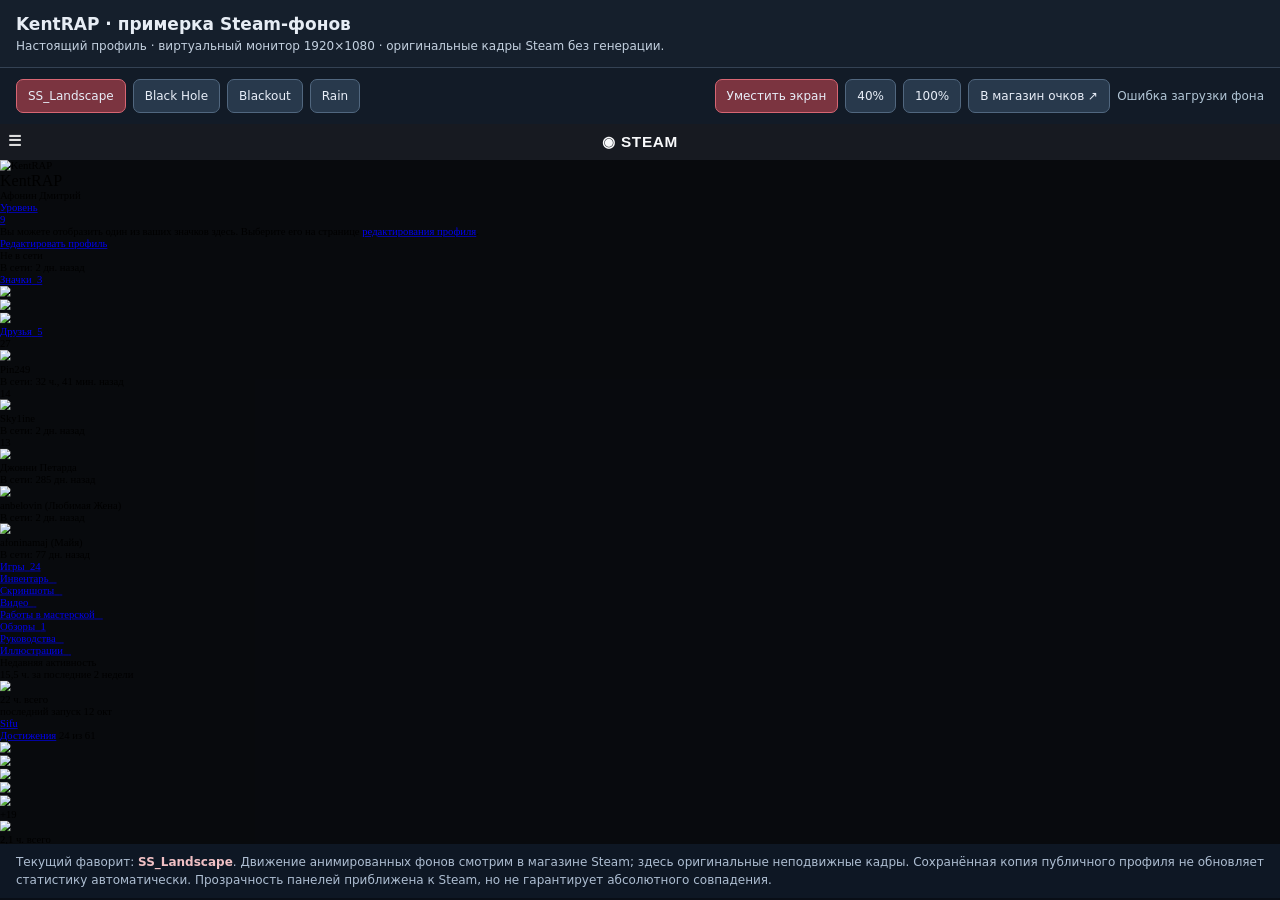
<file: index.html>
<!doctype html><html lang="ru"><head><meta charset="utf-8"><meta name="viewport" content="width=device-width,initial-scale=1"><meta name="color-scheme" content="dark"><title>KentRAP — примерка настоящих Steam-фонов</title><style>
:root{font-family:system-ui,-apple-system,Segoe UI,Arial,sans-serif;background:#090e16;color:#e7edf5;color-scheme:dark}*{box-sizing:border-box}body{margin:0}
header{padding:14px 16px;background:#151f2c;border-bottom:1px solid #344254}h1{font-size:17px;margin:0 0 5px}p{font-size:12px;color:#c3d0df;margin:0}
nav{padding:11px 16px;background:#121b27;display:flex;gap:7px;align-items:center;flex-wrap:wrap}
button,.shop{background:#28394c;border:1px solid #51677f;border-radius:7px;color:#e8eef8;font:inherit;font-size:12px;padding:9px 11px;cursor:pointer;text-decoration:none}
button.active{background:#7b3440;border-color:#d76673}button:focus-visible,a:focus-visible{outline:2px solid #ef737b;outline-offset:2px}
#status{font-size:12px;color:#b2c6d6}#spacer{flex:1}
#view{overflow:auto;background:#08090c;scrollbar-color:#6b7786 #111822}
#sizer{position:relative;margin:auto}#stage{width:1920px;height:1080px;transform-origin:top left}
#steam{width:1920px;height:1080px;display:block;border:0;background:#08090c}
aside{font-size:12px;color:#aebed2;padding:9px 16px;line-height:1.5;background:#0e1724}aside b{color:#f0c0c4}
@media(max-width:720px){nav{padding:10px;gap:5px}button,.shop{font-size:11px;padding:8px}h1{font-size:15px}}
</style></head><body>
<header><h1>KentRAP · примерка Steam-фонов</h1><p>Настоящий профиль · виртуальный монитор 1920×1080 · оригинальные кадры Steam без генерации.</p></header>
<nav><button class="candidate active" data-url="https://shared.akamai.steamstatic.com/community_assets/images/items/2351090/760ea4f91a440c95dbeff68dc4c845cdcbb06d31.jpg" data-link="https://store.steampowered.com/points/shop/c/backgrounds/cluster/1/reward/219776" title="SS_Landscape">SS_Landscape</button><button class="candidate" data-url="https://shared.akamai.steamstatic.com/community_assets/images/items/1263950/da538bac62ee5e233cd82bb75b0d3c47ba0cdc03.jpg" data-link="https://store.steampowered.com/points/shop/c/backgrounds/reward/78810" title="Black Hole">Black Hole</button><button class="candidate" data-url="https://shared.akamai.steamstatic.com/community_assets/images/items/384960/f54bc45c7eedbd9c1d524e514e76db7441c20a81.jpg" data-link="https://store.steampowered.com/points/shop/c/backgrounds/reward/113355" title="Blackout">Blackout</button><button class="candidate" data-url="https://shared.akamai.steamstatic.com/community_assets/images/items/1098340/e7f0f200a7dc0b68f99b374357c88b5f7f10696e.jpg" data-link="https://store.steampowered.com/points/shop/c/backgrounds/reward/105852" title="Rain">Rain</button><span id="spacer"></span><button id="fit" class="active">Уместить экран</button><button id="forty">40%</button><button id="hundred">100%</button><a id="shop" class="shop" href="https://store.steampowered.com/points/shop/c/backgrounds/cluster/1/reward/219776" target="_blank" rel="noopener noreferrer">В магазин очков ↗</a><span id="status">Загрузка…</span></nav>
<div id="view"><div id="sizer"><div id="stage"><iframe id="steam" title="Снимок профиля KentRAP"></iframe></div></div></div>
<aside>Текущий фаворит: <b>SS_Landscape</b>. Движение анимированных фонов смотрим в магазине Steam; здесь оригинальные неподвижные кадры. Сохранённая копия публичного профиля не обновляет статистику автоматически. Прозрачность панелей приближена к Steam, но не гарантирует абсолютного совпадения.</aside>
<script>
(function(){
const frame=document.getElementById('steam');frame.srcdoc="<!DOCTYPE html>\n<html lang=\"ru\" class=\"responsive DesktopUI\"><head><meta charset=\"utf-8\"><meta name=\"viewport\" content=\"width=1920\"><title>KentRAP — Steam profile</title>\n<link href=\"https://community.fastly.steamstatic.com/public/shared/css/motiva_sans.css?v=-yZgCk0Nu7kH&amp;l=russian&amp;_cdn=fastly\" rel=\"stylesheet\" type=\"text/css\">\n<link href=\"https://community.fastly.steamstatic.com/public/shared/css/buttons.css?v=0Ihq-pAoptBq&amp;l=russian&amp;_cdn=fastly\" rel=\"stylesheet\" type=\"text/css\">\n<link href=\"https://community.fastly.steamstatic.com/public/shared/css/shared_global.css?v=LPzP0XCBpQoS&amp;l=russian&amp;_cdn=fastly\" rel=\"stylesheet\" type=\"text/css\">\n<link href=\"https://community.fastly.steamstatic.com/public/css/globalv2.css?v=VJJj6r-t5GM6&amp;l=russian&amp;_cdn=fastly\" rel=\"stylesheet\" type=\"text/css\">\n<link href=\"https://community.fastly.steamstatic.com/public/css/skin_1/modalContent.css?v=WXAusLHclDIt&amp;l=russian&amp;_cdn=fastly\" rel=\"stylesheet\" type=\"text/css\">\n<link href=\"https://community.fastly.steamstatic.com/public/css/skin_1/profilev2.css?v=gsqlnEKSjcCb&amp;l=russian&amp;_cdn=fastly\" rel=\"stylesheet\" type=\"text/css\">\n<link href=\"https://community.fastly.steamstatic.com/public/shared/css/motiva_sans.css?v=-yZgCk0Nu7kH&amp;l=russian&amp;_cdn=fastly\" rel=\"stylesheet\" type=\"text/css\">\n<link href=\"https://community.fastly.steamstatic.com/public/css/promo/summer2017/stickers.css?v=Ncr6N09yZIap&amp;l=russian&amp;_cdn=fastly\" rel=\"stylesheet\" type=\"text/css\">\n<link href=\"https://community.fastly.steamstatic.com/public/shared/css/shared_responsive.css?v=G6uS9kBT7364&amp;l=russian&amp;_cdn=fastly\" rel=\"stylesheet\" type=\"text/css\">\n<link href=\"https://community.fastly.steamstatic.com/public/css/skin_1/header.css?v=EM4kCu67DNda&amp;l=russian&amp;_cdn=fastly\" rel=\"stylesheet\" type=\"text/css\">\n<link rel=\"stylesheet\" type=\"text/css\" href=\"https://community.fastly.steamstatic.com/public/css/applications/community/chunk~8f4f68fd6.css?contenthash=be2d541625a350c65403\">\n<link rel=\"stylesheet\" type=\"text/css\" href=\"https://community.fastly.steamstatic.com/public/css/applications/community/greenenvelope.css?contenthash=2794bc847fa39f3101a9\">\n<link rel=\"stylesheet\" type=\"text/css\" href=\"https://community.fastly.steamstatic.com/public/css/applications/community/footer.css?contenthash=c466d66e1ec7a2200676\">\n<link rel=\"stylesheet\" type=\"text/css\" href=\"https://community.fastly.steamstatic.com/public/css/applications/community/chunk~642602239.css?contenthash=fc5137b4e552ca6f8c76\">\n<link rel=\"stylesheet\" type=\"text/css\" href=\"https://community.fastly.steamstatic.com/public/css/applications/community/profile.css?contenthash=2b800600615a3c86ad32\">\n<link href=\"https://community.fastly.steamstatic.com/public/css/applications/community/main.css?v=ffA7xo5eR7aG&amp;l=russian&amp;_cdn=fastly\" rel=\"stylesheet\" type=\"text/css\">\n<style>\nhtml,body{min-width:1920px!important;min-height:1080px!important;margin:0;background:#08090c!important}\nbody{overflow-x:hidden}\n.preview-steam-head{height:54px;background:#171a21;display:flex;align-items:center;justify-content:center;color:#f8f9fb;font:bold 23px/1 Arial,sans-serif;letter-spacing:1px}\n.preview-steam-head span{position:absolute;left:12px;top:14px;color:#ddd;letter-spacing:0}\ndiv.no_header.profile_page{min-height:1026px}\ndiv.no_header.profile_page.preview_has_bg{background-image:var(--candidate-image)!important;background-color:#08090c!important;background-position:center top!important;background-size:auto!important;background-repeat:no-repeat!important}\nbody:has(.preview_has_bg){background-image:none!important;background-color:#050607!important}\n.preview_has_bg>.profile_header_bg>.profile_header_bg_texture,.preview_has_bg>.profile_content{background-image:none!important;background-color:rgba(9,11,16,.48)!important}\n</style></head>\n<body class=\"flat_page profile_page DefaultTheme responsive_page\">\n<div class=\"preview-steam-head\"><span>☰</span>◉ STEAM</div>\n<div class=\"responsive_page_frame with_header\"><div class=\"responsive_page_content\"><div role=\"main\" class=\"responsive_page_template_content\" id=\"responsive_page_template_content\">\n<div class=\"no_header profile_page   \" style=\"\">\n\n\t\n\t\n\n\n<div class=\"profile_header_bg\">\n\n\t<div class=\"profile_header_bg_texture\">\n\t\t\n\t\t<div class=\"profile_header\">\n\n\t\t\t\n\t\t\t\t\t\t\n\t\t\t<div class=\"profile_header_content\" data-panel=\"{&quot;flow-children&quot;:&quot;row&quot;}\">\n\n\t\t\t\t\n\t\t\t\t<div class=\"playerAvatar profile_header_size offline\" data-miniprofile=\"126076527\">\n\t\t\t\t\t\t\t\t\t\t<div class=\"playerAvatarAutoSizeInner\">\n\t\t\t\t\t\t\t\t\t\t\t\t\t\t\t\t\t\t\t\t<picture>\n\t\t\t\t<source media=\"(prefers-reduced-motion: reduce)\" srcset=\"https://avatars.fastly.steamstatic.com/81c1bf438b2902ab7f8d6f5a52faf2b99d91c074_full.jpg\">\n\t\t\t\t<img src=\"https://avatars.fastly.steamstatic.com/81c1bf438b2902ab7f8d6f5a52faf2b99d91c074_full.jpg\" alt=\"KentRAP\">\n\t\t\t</picture>\n\t\t\t\t\t\t\t</div>\n\t\t\t\t</div>\n\n\t\t\t\t<div class=\"profile_header_centered_col\">\n\t\t\t\t\t<div class=\"profile_header_centered_persona\">\n\t\t\t\t\t\t<div class=\"persona_name\" style=\"font-size: 24px;\">\n\t\t\t\t\t\t\t<span class=\"actual_persona_name\">KentRAP</span>\n\t\t\t\t\t\t\t\t\t\t\t\t\t\t\t\t\t\t\t\t\t\t<span class=\"namehistory_link\">\n\t\t\t\t\t\t\t\t<img id=\"getnamehistory_arrow\" src=\"https://community.fastly.steamstatic.com/public/images/skin_1/arrowDn9x5.gif\" width=\"9\" height=\"5\" border=\"0\">\n\t\t\t\t\t\t\t</span>\n\t\t\t\t\t\t\t\t\t\t\t\t\t\t<div id=\"NamePopup\" class=\"popup_block_new\" style=\"display: none;\">\n\t\t\t\t\t\t\t\t<div class=\"popup_body popup_menu\">\n\t\t\t\t\t\t\t\t\t<div>Другие имена пользователя:</div>\n\t\t\t\t\t\t\t\t\t<div id=\"NamePopupAliases\">\n\n\t\t\t\t\t\t\t\t\t</div>\n\t\t\t\t\t\t\t\t\t<div style=\"display:none\" id=\"NamePopupClearAliases\">\n\t\t\t\t\t\t\t\t\t\t\t\t\t\t\t\t\t\t\t\t\t<a>Очистить историю имён</a>\n\t\t\t\t\t\t\t\t\t\t\t\t\t\t\t\t\t\t\t</div>\n\t\t\t\t\t\t\t\t\t<div style=\"clear:both\"></div>\n\t\t\t\t\t\t\t\t</div>\n\t\t\t\t\t\t\t</div>\n\t\t\t\t\t\t</div>\n\t\t\t\t\t\t\t\t\t\t\t\t\t<div class=\"header_real_name ellipsis\">\n\t\t\t\t\t\t\t\t<bdi>Афонин  Дмитрий</bdi>\n\t\t\t\t\t\t\t\t\t\t\t\t\t\t\t</div>\n\t\t\t\t\t\t\t\t\t\t\t</div>\n\t\t\t\t\t\t<div class=\"profile_header_summary desktop\">\n\t\t\t\t\t</div>\n\t\t\t\t</div>\n\n\t\t\t\t\t<div class=\"profile_header_summary mobile\">\n\t\t\t\t\t</div>\n\n\t\t\t\t<div class=\"profile_header_badgeinfo\" data-panel=\"{&quot;flow-children&quot;:&quot;column&quot;}\">\n\t\t\t\t\t\t\t\t\t\t\t<div class=\"profile_header_badgeinfo_badge_area\">\n\t\t\t\t\t\t\t\t\t\t\t\t\t\t\t<a data-panel=\"{&quot;focusable&quot;:true,&quot;clickOnActivate&quot;:true}\" role=\"button\" class=\"persona_level_btn\" href=\"https://steamcommunity.com/id/KentRAP/badges\">\n\t\t\t\t\t\t\t\t\t\t\t\t\t\t<div class=\"persona_name persona_level\">Уровень <div class=\"friendPlayerLevel lvl_0\"><span class=\"friendPlayerLevelNum\">9</span></div></div>\n\t\t\t\t\t\t\t\t\t\t\t\t\t\t\t</a>\n\t\t\t\t\t\t\t\t\t\t\t\t\t\t\t<div class=\"profile_header_badge\">\n\t\t\t\t\t\t\t\t\t\t\t\t\t\t\t\t\t\t\t<div class=\"profile_header_badge_instructions\">\n\t\t\t\t\t\t\t\t\t\t\tВы можете отобразить один из ваших значков здесь. Выберите его на странице <a class=\"whiteLink\" href=\"https://steamcommunity.com/id/KentRAP/edit/\">редактирования профиля</a>.\t\t\t\t\t\t\t\t\t\t</div>\n\t\t\t\t\t\t\t\t\t\t\t\t\t\t\t\t\t</div>\n\t\t\t\t\t\t\t\t\t\t\t\t\t</div>\n\t\t\t\t\t\t\t\t\t\t<div class=\"profile_header_actions\">\n\t\t\t\t\t\t\t\t\t\t\t\t\t<a class=\"btn_profile_action btn_medium\" href=\"https://steamcommunity.com/id/KentRAP/edit/info\">\n\t\t\t\t\t\t\t\t<span>Редактировать профиль</span>\n\t\t\t\t\t\t\t</a>\n\t\t\t\t\t\t\t\t\t\t\t</div>\n\t\t\t\t</div>\n\t\t\t</div>\n\t\t</div>\n\t\t\n\t</div>\n</div>\n\n\t<div class=\"profile_content \">\n\t\t<div class=\"profile_content_inner\">\n\t\t\t\n\t\t\t\n\n\t\t\t\n\t\t\t\n\n\n\t\t\t<div class=\"profile_rightcol\">\n\t\t\t\t<div class=\"responsive_status_info\">\n\t\t\t\t\t\t<div class=\"profile_in_game persona offline\">\n\t\t\t\t\t<div class=\"profile_in_game_header\">Не в сети</div>\n\t\t\t\t\t\t\t<div class=\"profile_in_game_name\">В сети: 2 дн. назад</div>\n\t\t\t</div>\n\t\t\t\t\t\t\t\t\t</div>\n\n\t\t\t\t<div class=\"responsive_count_link_area\">\n\t\t\t\t\t\n\t\t\t\t\t\n\t\t\t\t\t<div data-panel=\"{&quot;maintainX&quot;:true,&quot;bFocusRingRoot&quot;:true,&quot;flow-children&quot;:&quot;row&quot;}\" class=\"profile_badges\">\n\t\t\t\t\t\t<div class=\"profile_count_link_preview_ctn\" data-panel=\"{&quot;focusable&quot;:true,&quot;clickOnActivate&quot;:true}\" role=\"button\">\n\t\t\t\t\t\t\t\t\t\t\t\t\t\t\t\t<div data-panel=\"{&quot;focusable&quot;:true,&quot;clickOnActivate&quot;:true}\" role=\"button\" class=\"profile_count_link ellipsis\">\n\t\t\t\t\t\t<a href=\"https://steamcommunity.com/id/KentRAP/badges/\">\n\t\t\t\t\t\t\t<span class=\"count_link_label\">Значки</span>&nbsp;\n\t\t\t\t\t\t\t<span class=\"profile_count_link_total\">\n\t\t\t\t\t\t\t\t\t\t\t\t\t\t\t\t\t3\t\t\t\t\t\t\t\t\t\t\t\t\t\t\t</span>\n\t\t\t\t\t\t</a>\n\t\t\t\t\t</div>\n\t\t\t\t\t\t\t\t\t\t\t\t\t\t<div class=\"profile_count_link_preview\">\n\t\t\t\t\t\t\t\t\t\t\t\t\t\t\t\t\t\t\t\t\t\t\t\t\t<div class=\"profile_badges_badge \" data-tooltip-html=\"Столп сообщества&lt;br&gt;\nВыполнено 13 из 28 заданий сообщества Steam. Завершите еще 8, чтобы получить значок 2-го уровня.\">\n\t\t\t\t\t\t\t\t\t\t<a href=\"https://steamcommunity.com/id/KentRAP/badges/2\">\n\t\t\t\t\t\t\t\t\t\t\t<img src=\"https://community.fastly.steamstatic.com/public/images/badges/01_community/community02_80.png\" class=\"badge_icon small\">\n\t\t\t\t\t\t\t\t\t\t</a>\n\t\t\t\t\t\t\t\t\t</div>\n\t\t\t\t\t\t\t\t\t\t\t\t\t\t\t\t\t\t\t\t\t\t\t\t\t\t<div class=\"profile_badges_badge \" data-tooltip-html=\"Знаток&lt;br&gt;\nИгр в библиотеке: 24\">\n\t\t\t\t\t\t\t\t\t\t<a href=\"https://steamcommunity.com/id/KentRAP/badges/13\">\n\t\t\t\t\t\t\t\t\t\t\t<img src=\"https://community.fastly.steamstatic.com/public/images/badges/13_gamecollector/10_80.png?v=4\" class=\"badge_icon small\">\n\t\t\t\t\t\t\t\t\t\t</a>\n\t\t\t\t\t\t\t\t\t</div>\n\t\t\t\t\t\t\t\t\t\t\t\t\t\t\t\t\t\t\t\t\t\t\t\t\t\t<div class=\"profile_badges_badge \" data-tooltip-html=\"Выслуга лет&lt;br&gt;\nДата регистрации: 16 марта 2013 г.\">\n\t\t\t\t\t\t\t\t\t\t<a href=\"https://steamcommunity.com/id/KentRAP/badges/1\">\n\t\t\t\t\t\t\t\t\t\t\t<img src=\"https://community.fastly.steamstatic.com/public/images/badges/02_years/steamyears13_80.png\" class=\"badge_icon small\">\n\t\t\t\t\t\t\t\t\t\t</a>\n\t\t\t\t\t\t\t\t\t</div>\n\t\t\t\t\t\t\t\t\t\t\t\t\t\t\t\t\t\t\t\t\t\t\t\t\t<div style=\"clear: left;\"></div>\n\t\t\t\t\t\t\t</div>\n\t\t\t\t\t\t</div>\n\t\t\t\t\t</div>\n\t\t\t\t\t\n\t\t\t\t\t<div data-panel=\"{&quot;maintainX&quot;:true,&quot;bFocusRingRoot&quot;:true,&quot;flow-children&quot;:&quot;row&quot;}\" id=\"responsive_groupfriends_element_ctn\">\n\t\t\t\t\t<div class=\"profile_friend_links profile_count_link_preview_ctn responsive_groupfriends_element\" data-panel=\"{&quot;focusable&quot;:true,&quot;clickOnActivate&quot;:true}\" role=\"button\">\n\t\t\t\t\t\t\t\t\t\t\t\t\t\t\t<div data-panel=\"{&quot;focusable&quot;:true,&quot;clickOnActivate&quot;:true}\" role=\"button\" class=\"profile_count_link ellipsis\">\n\t\t\t\t\t\t<a href=\"https://steamcommunity.com/id/KentRAP/friends/\">\n\t\t\t\t\t\t\t<span class=\"count_link_label\">Друзья</span>&nbsp;\n\t\t\t\t\t\t\t<span class=\"profile_count_link_total\">\n\t\t\t\t\t\t\t\t\t\t\t\t\t\t\t\t\t5\t\t\t\t\t\t\t\t\t\t\t\t\t\t\t</span>\n\t\t\t\t\t\t</a>\n\t\t\t\t\t</div>\n\t\t\t\t\t\t\t\n\t\t\t\t\t\t\n\t\t\t\t\t\t<div class=\"profile_topfriends profile_count_link_preview\">\n\t\t\t\t\t\t\t\t\t\t\t\t\t\t\t\t\t<div data-panel=\"{&quot;flow-children&quot;:&quot;column&quot;}\" class=\"friendBlock persona offline\" data-miniprofile=\"85910454\">\n\t\t\t\t\t\t<a class=\"friendBlockLinkOverlay\" href=\"https://steamcommunity.com/profiles/76561198046176182\"></a>\n\t\t\t\t\t\t\t\t\t\t<div class=\"friendPlayerLevel lvl_20\">\n\t\t\t\t\t<span class=\"friendPlayerLevelNum\">27</span>\n\t\t\t\t</div>\n\t\t\t\t\t\t\t\t\t\t\t\t<div class=\"playerAvatar offline\">\n\t\t\t\t<img src=\"https://avatars.fastly.steamstatic.com/4c96fba44939ee6e2745a4cd42d66880d2b8fe78_medium.jpg\">\n\t\t\t</div>\n\t\t\t<div class=\"friendBlockContent\">\n\t\t\t\tPin249<br>\n\t\t\t\t<span class=\"friendSmallText\">\n\t\tВ сети: 32 ч., 41 мин. назад\n\t\t\t\t</span>\n\t\t\t</div>\n\t\t</div>\n\t\t\t\t\t\t\t\t\t\t\t\t\t\t\t\t\t\t\t<div data-panel=\"{&quot;flow-children&quot;:&quot;column&quot;}\" class=\"friendBlock persona offline\" data-miniprofile=\"122604291\">\n\t\t\t\t\t\t<a class=\"friendBlockLinkOverlay\" href=\"https://steamcommunity.com/profiles/76561198082870019\"></a>\n\t\t\t\t\t\t\t\t\t\t<div class=\"friendPlayerLevel lvl_10\">\n\t\t\t\t\t<span class=\"friendPlayerLevelNum\">14</span>\n\t\t\t\t</div>\n\t\t\t\t\t\t\t\t\t\t\t\t<div class=\"playerAvatar offline\">\n\t\t\t\t<img src=\"https://avatars.fastly.steamstatic.com/dc84ec740f26fbdfe31d29a6fa06ba48862736c7_medium.jpg\">\n\t\t\t</div>\n\t\t\t<div class=\"friendBlockContent\">\n\t\t\t\tSky1ine<br>\n\t\t\t\t<span class=\"friendSmallText\">\n\t\tВ сети: 2 дн. назад\n\t\t\t\t</span>\n\t\t\t</div>\n\t\t</div>\n\t\t\t\t\t\t\t\t\t\t\t\t\t\t\t\t\t\t\t<div data-panel=\"{&quot;flow-children&quot;:&quot;column&quot;}\" class=\"friendBlock persona offline\" data-miniprofile=\"39740387\">\n\t\t\t\t\t\t<a class=\"friendBlockLinkOverlay\" href=\"https://steamcommunity.com/id/narcoff05\"></a>\n\t\t\t\t\t\t\t\t\t\t<div class=\"friendPlayerLevel lvl_10\">\n\t\t\t\t\t<span class=\"friendPlayerLevelNum\">13</span>\n\t\t\t\t</div>\n\t\t\t\t\t\t\t\t\t\t\t\t<div class=\"playerAvatar offline\">\n\t\t\t\t<img src=\"https://avatars.fastly.steamstatic.com/c737437a53b1d9f641bdb0d882309ecadd223704_medium.jpg\">\n\t\t\t</div>\n\t\t\t<div class=\"friendBlockContent\">\n\t\t\t\tДжонни Петарда<br>\n\t\t\t\t<span class=\"friendSmallText\">\n\t\tВ сети: 285 дн. назад\n\t\t\t\t</span>\n\t\t\t</div>\n\t\t</div>\n\t\t\t\t\t\t\t\t\t\t\t\t\t\t\t\t\t\t\t<div data-panel=\"{&quot;flow-children&quot;:&quot;column&quot;}\" class=\"friendBlock persona offline\" data-miniprofile=\"716967272\">\n\t\t\t\t\t\t<a class=\"friendBlockLinkOverlay\" href=\"https://steamcommunity.com/profiles/76561198677233000\"></a>\n\t\t\t\t\t\t\t\t\t\t\t\t\t\t\t<div class=\"playerAvatar offline\">\n\t\t\t\t<img src=\"https://avatars.fastly.steamstatic.com/f4d3b102a8326a136760fa7357de8a9c46474717_medium.jpg\">\n\t\t\t</div>\n\t\t\t<div class=\"friendBlockContent\">\n\t\t\t\tanbelovin <span class=\"nickname_block\">(<span class=\"nickname_name\">Любимая Жена</span>)</span><br>\n\t\t\t\t<span class=\"friendSmallText\">\n\t\tВ сети: 2 дн. назад\n\t\t\t\t</span>\n\t\t\t</div>\n\t\t</div>\n\t\t\t\t\t\t\t\t\t\t\t\t\t\t\t\t\t\t\t<div data-panel=\"{&quot;flow-children&quot;:&quot;column&quot;}\" class=\"friendBlock persona offline\" data-miniprofile=\"705501107\">\n\t\t\t\t\t\t<a class=\"friendBlockLinkOverlay\" href=\"https://steamcommunity.com/profiles/76561198665766835\"></a>\n\t\t\t\t\t\t\t\t\t\t\t\t\t\t\t<div class=\"playerAvatar offline\">\n\t\t\t\t<img src=\"https://avatars.fastly.steamstatic.com/3572c0bd89d3711c8a15d82568a265b7745493b1_medium.jpg\">\n\t\t\t</div>\n\t\t\t<div class=\"friendBlockContent\">\n\t\t\t\tafoninamaj <span class=\"nickname_block\">(<span class=\"nickname_name\">Майя</span>)</span><br>\n\t\t\t\t<span class=\"friendSmallText\">\n\t\tВ сети: 77 дн. назад\n\t\t\t\t</span>\n\t\t\t</div>\n\t\t</div>\n\t\t\t\t\t\t\t\t\t\t\t\t\t\t\t</div>\n\t\t\t\t\t</div></div>\n\n\t\t\t\t\t<div data-panel=\"{&quot;maintainX&quot;:true,&quot;bFocusRingRoot&quot;:true,&quot;flow-children&quot;:&quot;row&quot;}\" class=\"profile_item_links\">\n\t\t\t\t\t\t\t\t\t\t\t\t\t\t\t<div data-panel=\"{&quot;focusable&quot;:true,&quot;clickOnActivate&quot;:true}\" role=\"button\" class=\"profile_count_link ellipsis\">\n\t\t\t\t\t\t<a href=\"https://steamcommunity.com/id/KentRAP/games/?tab=all\">\n\t\t\t\t\t\t\t<span class=\"count_link_label\">Игры</span>&nbsp;\n\t\t\t\t\t\t\t<span class=\"profile_count_link_total\">\n\t\t\t\t\t\t\t\t\t\t\t\t\t\t\t\t\t24\t\t\t\t\t\t\t\t\t\t\t\t\t\t\t</span>\n\t\t\t\t\t\t</a>\n\t\t\t\t\t</div>\n\t\t\t\t\t\t\t\t\t\t\t\t\t\t\t\t\t\t\t\t\t\t<div data-panel=\"{&quot;focusable&quot;:true,&quot;clickOnActivate&quot;:true}\" role=\"button\" class=\"profile_count_link ellipsis\">\n\t\t\t\t\t\t<a href=\"https://steamcommunity.com/id/KentRAP/inventory/\">\n\t\t\t\t\t\t\t<span class=\"count_link_label\">Инвентарь</span>&nbsp;\n\t\t\t\t\t\t\t<span class=\"profile_count_link_total\">\n\t\t\t\t\t\t\t\t\t\t\t\t\t\t\t\t\t&nbsp; <!-- so the line spaces like the rest -->\n\t\t\t\t\t\t\t\t\t\t\t\t\t\t\t</span>\n\t\t\t\t\t\t</a>\n\t\t\t\t\t</div>\n\t\t\t\t\t\t\t\t\t\t\t\t\t\t\t\t\t\t\t\t\t\t<div data-panel=\"{&quot;focusable&quot;:true,&quot;clickOnActivate&quot;:true}\" role=\"button\" class=\"profile_count_link ellipsis\">\n\t\t\t\t\t\t<a href=\"https://steamcommunity.com/id/KentRAP/screenshots/\">\n\t\t\t\t\t\t\t<span class=\"count_link_label\">Скриншоты</span>&nbsp;\n\t\t\t\t\t\t\t<span class=\"profile_count_link_total\">\n\t\t\t\t\t\t\t\t\t\t\t\t\t\t\t\t\t&nbsp; <!-- so the line spaces like the rest -->\n\t\t\t\t\t\t\t\t\t\t\t\t\t\t\t</span>\n\t\t\t\t\t\t</a>\n\t\t\t\t\t</div>\n\t\t\t\t\t\t\t\t\t\t\t\t\t\t\t\t\t\t\t\t\t\t<div data-panel=\"{&quot;focusable&quot;:true,&quot;clickOnActivate&quot;:true}\" role=\"button\" class=\"profile_count_link ellipsis\">\n\t\t\t\t\t\t<a href=\"https://steamcommunity.com/id/KentRAP/videos/\">\n\t\t\t\t\t\t\t<span class=\"count_link_label\">Видео</span>&nbsp;\n\t\t\t\t\t\t\t<span class=\"profile_count_link_total\">\n\t\t\t\t\t\t\t\t\t\t\t\t\t\t\t\t\t&nbsp; <!-- so the line spaces like the rest -->\n\t\t\t\t\t\t\t\t\t\t\t\t\t\t\t</span>\n\t\t\t\t\t\t</a>\n\t\t\t\t\t</div>\n\t\t\t\t\t\t\t\t\t\t\t\t\t\t\t\t\t\t\t\t\t\t<div data-panel=\"{&quot;focusable&quot;:true,&quot;clickOnActivate&quot;:true}\" role=\"button\" class=\"profile_count_link ellipsis\">\n\t\t\t\t\t\t<a href=\"https://steamcommunity.com/id/KentRAP/myworkshopfiles/\">\n\t\t\t\t\t\t\t<span class=\"count_link_label\">Работы в мастерской</span>&nbsp;\n\t\t\t\t\t\t\t<span class=\"profile_count_link_total\">\n\t\t\t\t\t\t\t\t\t\t\t\t\t\t\t\t\t&nbsp; <!-- so the line spaces like the rest -->\n\t\t\t\t\t\t\t\t\t\t\t\t\t\t\t</span>\n\t\t\t\t\t\t</a>\n\t\t\t\t\t</div>\n\t\t\t\t\t\t\t\t\t\t\t\t\t\t\t\t\t\t\t\t\t\t<div data-panel=\"{&quot;focusable&quot;:true,&quot;clickOnActivate&quot;:true}\" role=\"button\" class=\"profile_count_link ellipsis\">\n\t\t\t\t\t\t<a href=\"https://steamcommunity.com/id/KentRAP/recommended/\">\n\t\t\t\t\t\t\t<span class=\"count_link_label\">Обзоры</span>&nbsp;\n\t\t\t\t\t\t\t<span class=\"profile_count_link_total\">\n\t\t\t\t\t\t\t\t\t\t\t\t\t\t\t\t\t1\t\t\t\t\t\t\t\t\t\t\t\t\t\t\t</span>\n\t\t\t\t\t\t</a>\n\t\t\t\t\t</div>\n\t\t\t\t\t\t\t\t\t\t\t\t\t\t\t\t\t\t\t\t\t\t<div data-panel=\"{&quot;focusable&quot;:true,&quot;clickOnActivate&quot;:true}\" role=\"button\" class=\"profile_count_link ellipsis\">\n\t\t\t\t\t\t<a href=\"https://steamcommunity.com/id/KentRAP/myworkshopfiles/?section=guides\">\n\t\t\t\t\t\t\t<span class=\"count_link_label\">Руководства</span>&nbsp;\n\t\t\t\t\t\t\t<span class=\"profile_count_link_total\">\n\t\t\t\t\t\t\t\t\t\t\t\t\t\t\t\t\t&nbsp; <!-- so the line spaces like the rest -->\n\t\t\t\t\t\t\t\t\t\t\t\t\t\t\t</span>\n\t\t\t\t\t\t</a>\n\t\t\t\t\t</div>\n\t\t\t\t\t\t\t\t\t\t\t\t\t\t\t\t\t\t\t\t\t\t<div data-panel=\"{&quot;focusable&quot;:true,&quot;clickOnActivate&quot;:true}\" role=\"button\" class=\"profile_count_link ellipsis\">\n\t\t\t\t\t\t<a href=\"https://steamcommunity.com/id/KentRAP/images/\">\n\t\t\t\t\t\t\t<span class=\"count_link_label\">Иллюстрации</span>&nbsp;\n\t\t\t\t\t\t\t<span class=\"profile_count_link_total\">\n\t\t\t\t\t\t\t\t\t\t\t\t\t\t\t\t\t&nbsp; <!-- so the line spaces like the rest -->\n\t\t\t\t\t\t\t\t\t\t\t\t\t\t\t</span>\n\t\t\t\t\t\t</a>\n\t\t\t\t\t</div>\n\t\t\t\t\t\t\t\t\t\t\t\t\t<div style=\"clear: left;\"></div>\n\t\t\t\t\t</div>\n\t\t\t\t</div>\n\n\t\t\t\t\n\t\t\t\t\t\t\t\t\t<div></div>\n\t\t\t\t\n\t\t\t</div>\n\n\n\t\t\t<div class=\"profile_leftcol\">\n\n\t\t\t\t\n\t\t\t\t\t\t\t\t\t<div class=\"profile_customization\">\n\t\t\t\t\t\t<div class=\"profile_recentgame_header profile_customization_header\">\n\t\t\t\t\t\t\t<div>Недавняя активность</div>\n\t\t\t\t\t\t\t\t\t\t\t\t\t\t\t<div class=\"recentgame_quicklinks recentgame_recentplaytime\">\n\t\t\t\t\t\t\t\t\t<div>15,5 ч. за последние 2 недели</div>\n\t\t\t\t\t\t\t\t</div>\n\t\t\t\t\t\t\t\t\t\t\t\t\t</div>\n\t\t\t\t\t\t<div class=\"profile_customization_block\">\n\n\t\t\t\t\t\t\t<div class=\"recent_games\">\n\t\t\t\t\t\t\t\t\t\t\t\t\t\t\t\t\t<div class=\"recent_game\">\n\t\t\t\t\t\t\t\t\t\t<div data-panel=\"{&quot;type&quot;:&quot;PanelGroup&quot;}\" class=\"recent_game_content\">\n\t\t\t\t\t\t\t\t\t\t\t<div class=\"game_info\">\n\t\t\t\t\t\t\t\t\t\t\t\t<div class=\"game_info_cap \"><a href=\"https://steamcommunity.com/app/2138710\"><img class=\"game_capsule\" src=\"https://shared.fastly.steamstatic.com/store_item_assets/steam/apps/2138710/capsule_184x69.jpg?t=1782742326\"></a></div>\n\t\t\t\t\t\t\t\t\t\t\t\t<div class=\"game_info_details\">\n\t\t\t\t\t\t\t\t\t\t\t\t\t22 ч. всего<br>\n\t\t\t\t\t\t\t\t\t\t\t\t\t\t\t\t\t\t\t\t\t\t\t\t\t\t\t\t\t\t\t\t\t\t\t\t\t\t\t\t\t\tпоследний запуск 12 окт\t\t\t\t\t\t\t\t\t\t\t\t\t\t\t\t\t\t\t\t\t\t\t\t\t\t\t\t\t\t\t\t\t\t\t\t\t\t\t</div>\n\t\t\t\t\t\t\t\t\t\t\t\t<div class=\"game_name\"><a class=\"whiteLink\" href=\"https://steamcommunity.com/app/2138710\">Sifu</a></div>\n\t\t\t\t\t\t\t\t\t\t\t</div>\n\n\t\t\t\t\t\t\t\t\t\t\t\t<div class=\"game_info_stats\">\n\t\t\t\t\t<div class=\"game_info_achievements_only_ctn\">\n\t\t\t\t\t\t\t\t\t\t\t\t\t<div class=\"game_info_achievements\">\n\t\t\t\t\t\t\t\t\t\t\t\t<div class=\"game_info_achievements_summary_area\">\n\t\t\t\t\t\t\t\t\t\t\t\t\t\t\t<span class=\"game_info_achievement_summary\">\n\t\t\t\t\t\t\t\t\t<a class=\"whiteLink\" href=\"https://steamcommunity.com/id/KentRAP/stats/2138710/achievements/\">Достижения</a>\n\t\t\t\t\t\t\t\t\t<span class=\"ellipsis\">24 из 61</span>\n\t\t\t\t\t\t\t\t</span>\n\t\t\t\t\t\t\t\t\t\t\t\t\t\t<div class=\"achievement_progress_bar_ctn\">\n\t\t\t\t\t\t\t\t\t\t\t\t\t\t\t\t\t<div class=\"progress_bar\" style=\"width: 39%;\">\n\n\t\t\t\t\t\t\t\t\t</div>\n\t\t\t\t\t\t\t\t\t\t\t\t\t\t\t</div>\n\t\t\t\t\t\t</div>\n\t\t\t\t\t\t<div class=\"achievement_icons\">\n\t\t\t\t\t\t\t\t\t\t\t\t\t\t\t\t\t\t\t\t\t\t<div class=\"game_info_achievement\" data-tooltip-text=\"Пьяный боец\">\n\t\t\t\t\t\t\t\t\t<a href=\"https://steamcommunity.com/id/KentRAP/stats/2138710/achievements/\">\n\t\t\t\t\t\t\t\t\t\t<img src=\"https://shared.fastly.steamstatic.com/community_assets/images/apps/2138710/a6b590a5b1ec5b7b5f31303973b68dc8f28c051d.jpg\">\n\t\t\t\t\t\t\t\t\t</a>\n\t\t\t\t\t\t\t\t</div>\n\t\t\t\t\t\t\t\t\t\t\t\t\t\t\t<div class=\"game_info_achievement\" data-tooltip-text=\"36 ступеней кунг-фу\">\n\t\t\t\t\t\t\t\t\t<a href=\"https://steamcommunity.com/id/KentRAP/stats/2138710/achievements/\">\n\t\t\t\t\t\t\t\t\t\t<img src=\"https://shared.fastly.steamstatic.com/community_assets/images/apps/2138710/90753e410a7750afbb5e5cfb336ce9c9f3afc5da.jpg\">\n\t\t\t\t\t\t\t\t\t</a>\n\t\t\t\t\t\t\t\t</div>\n\t\t\t\t\t\t\t\t\t\t\t\t\t\t\t<div class=\"game_info_achievement\" data-tooltip-text=\"Кровь леди на снегу\">\n\t\t\t\t\t\t\t\t\t<a href=\"https://steamcommunity.com/id/KentRAP/stats/2138710/achievements/\">\n\t\t\t\t\t\t\t\t\t\t<img src=\"https://shared.fastly.steamstatic.com/community_assets/images/apps/2138710/44390fd4f8b43ef092a612fb1c628c53dcedd82b.jpg\">\n\t\t\t\t\t\t\t\t\t</a>\n\t\t\t\t\t\t\t\t</div>\n\t\t\t\t\t\t\t\t\t\t\t\t\t\t\t<div class=\"game_info_achievement\" data-tooltip-text=\"Будь как вода, друг мой\">\n\t\t\t\t\t\t\t\t\t<a href=\"https://steamcommunity.com/id/KentRAP/stats/2138710/achievements/\">\n\t\t\t\t\t\t\t\t\t\t<img src=\"https://shared.fastly.steamstatic.com/community_assets/images/apps/2138710/129d84aef092d13a6d8a4098f1fe2312754a2b90.jpg\">\n\t\t\t\t\t\t\t\t\t</a>\n\t\t\t\t\t\t\t\t</div>\n\t\t\t\t\t\t\t\t\t\t\t\t\t\t\t<div class=\"game_info_achievement\" data-tooltip-text=\"Пылающий тигр\">\n\t\t\t\t\t\t\t\t\t<a href=\"https://steamcommunity.com/id/KentRAP/stats/2138710/achievements/\">\n\t\t\t\t\t\t\t\t\t\t<img src=\"https://shared.fastly.steamstatic.com/community_assets/images/apps/2138710/84edf689d433c65ef849183a91dc8676d710e61b.jpg\">\n\t\t\t\t\t\t\t\t\t</a>\n\t\t\t\t\t\t\t\t</div>\n\t\t\t\t\t\t\t\t\t\t\t\t\t\t\t\t\t\t\t\t\t\t<div data-panel=\"{&quot;focusable&quot;:true,&quot;clickOnActivate&quot;:true}\" role=\"button\" class=\"game_info_achievement plus_more\">\n\t\t\t\t\t\t\t\t\t+19\t\t\t\t\t\t\t\t</div>\n\t\t\t\t\t\t\t\t\t\t\t\t\t</div>\n\t\t\t\t\t</div>\n\t\t\t\t\t\t\t\t<div style=\"clear: both;\"></div>\n\t\t\t</div>\n\t\t\t\t\t</div>\n\t\t\t\t\t\t\t\t\t\t</div>\n\t\t\t\t\t\t\t\t\t</div>\n\t\t\t\t\t\t\t\t\t\t\t\t\t\t\t\t\t<div class=\"recent_game\">\n\t\t\t\t\t\t\t\t\t\t<div data-panel=\"{&quot;type&quot;:&quot;PanelGroup&quot;}\" class=\"recent_game_content\">\n\t\t\t\t\t\t\t\t\t\t\t<div class=\"game_info\">\n\t\t\t\t\t\t\t\t\t\t\t\t<div class=\"game_info_cap \"><a href=\"https://steamcommunity.com/app/690640\"><img class=\"game_capsule\" src=\"https://shared.fastly.steamstatic.com/store_item_assets/steam/apps/690640/2f8046e5409963a84cec48d9c116f7ec287b9f76/capsule_184x69.jpg?t=1789546865\"></a></div>\n\t\t\t\t\t\t\t\t\t\t\t\t<div class=\"game_info_details\">\n\t\t\t\t\t\t\t\t\t\t\t\t\t2,1 ч. всего<br>\n\t\t\t\t\t\t\t\t\t\t\t\t\t\t\t\t\t\t\t\t\t\t\t\t\t\t\t\t\t\t\t\t\t\t\t\t\t\t\t\t\t\tпоследний запуск 12 окт\t\t\t\t\t\t\t\t\t\t\t\t\t\t\t\t\t\t\t\t\t\t\t\t\t\t\t\t\t\t\t\t\t\t\t\t\t\t\t</div>\n\t\t\t\t\t\t\t\t\t\t\t\t<div class=\"game_name\"><a class=\"whiteLink\" href=\"https://steamcommunity.com/app/690640\">Trine 4: The Nightmare Prince</a></div>\n\t\t\t\t\t\t\t\t\t\t\t</div>\n\n\t\t\t\t\t\t\t\t\t\t\t\t<div class=\"game_info_stats\">\n\t\t\t\t\t<div class=\"game_info_achievements_only_ctn\">\n\t\t\t\t\t\t\t\t\t\t\t\t\t<div class=\"game_info_achievements\">\n\t\t\t\t\t\t\t\t\t\t\t\t<div class=\"game_info_achievements_summary_area\">\n\t\t\t\t\t\t\t\t\t\t\t\t\t\t\t<span class=\"game_info_achievement_summary\">\n\t\t\t\t\t\t\t\t\t<a class=\"whiteLink\" href=\"https://steamcommunity.com/id/KentRAP/stats/690640/achievements/\">Достижения</a>\n\t\t\t\t\t\t\t\t\t<span class=\"ellipsis\">5 из 39</span>\n\t\t\t\t\t\t\t\t</span>\n\t\t\t\t\t\t\t\t\t\t\t\t\t\t<div class=\"achievement_progress_bar_ctn\">\n\t\t\t\t\t\t\t\t\t\t\t\t\t\t\t\t\t<div class=\"progress_bar\" style=\"width: 12%;\">\n\n\t\t\t\t\t\t\t\t\t</div>\n\t\t\t\t\t\t\t\t\t\t\t\t\t\t\t</div>\n\t\t\t\t\t\t</div>\n\t\t\t\t\t\t<div class=\"achievement_icons\">\n\t\t\t\t\t\t\t\t\t\t\t\t\t\t\t\t\t\t\t\t\t\t<div class=\"game_info_achievement\" data-tooltip-text=\"Испытание авантюриста\">\n\t\t\t\t\t\t\t\t\t<a href=\"https://steamcommunity.com/id/KentRAP/stats/690640/achievements/\">\n\t\t\t\t\t\t\t\t\t\t<img src=\"https://shared.fastly.steamstatic.com/community_assets/images/apps/690640/0aa46af1f97cdd09a323ce4cb7f9f5e2de23f1e1.jpg\">\n\t\t\t\t\t\t\t\t\t</a>\n\t\t\t\t\t\t\t\t</div>\n\t\t\t\t\t\t\t\t\t\t\t\t\t\t\t<div class=\"game_info_achievement\" data-tooltip-text=\"Охота-маскарад\">\n\t\t\t\t\t\t\t\t\t<a href=\"https://steamcommunity.com/id/KentRAP/stats/690640/achievements/\">\n\t\t\t\t\t\t\t\t\t\t<img src=\"https://shared.fastly.steamstatic.com/community_assets/images/apps/690640/0b3a575a1a1f2afa78b9e1bfddba174e5395745b.jpg\">\n\t\t\t\t\t\t\t\t\t</a>\n\t\t\t\t\t\t\t\t</div>\n\t\t\t\t\t\t\t\t\t\t\t\t\t\t\t<div class=\"game_info_achievement\" data-tooltip-text=\"Испытание рыцаря\">\n\t\t\t\t\t\t\t\t\t<a href=\"https://steamcommunity.com/id/KentRAP/stats/690640/achievements/\">\n\t\t\t\t\t\t\t\t\t\t<img src=\"https://shared.fastly.steamstatic.com/community_assets/images/apps/690640/94ad6eb3449d8f8f1b1fae5c0fa160fff908acbe.jpg\">\n\t\t\t\t\t\t\t\t\t</a>\n\t\t\t\t\t\t\t\t</div>\n\t\t\t\t\t\t\t\t\t\t\t\t\t\t\t<div class=\"game_info_achievement\" data-tooltip-text=\"Проклятая охота\">\n\t\t\t\t\t\t\t\t\t<a href=\"https://steamcommunity.com/id/KentRAP/stats/690640/achievements/\">\n\t\t\t\t\t\t\t\t\t\t<img src=\"https://shared.fastly.steamstatic.com/community_assets/images/apps/690640/dca2d9747253af4a0652feacfa65fbf18164a539.jpg\">\n\t\t\t\t\t\t\t\t\t</a>\n\t\t\t\t\t\t\t\t</div>\n\t\t\t\t\t\t\t\t\t\t\t\t\t\t\t<div class=\"game_info_achievement\" data-tooltip-text=\"Испытание волшебника\">\n\t\t\t\t\t\t\t\t\t<a href=\"https://steamcommunity.com/id/KentRAP/stats/690640/achievements/\">\n\t\t\t\t\t\t\t\t\t\t<img src=\"https://shared.fastly.steamstatic.com/community_assets/images/apps/690640/0da25baaf93e5af406e0f9277c2f2c8182e43501.jpg\">\n\t\t\t\t\t\t\t\t\t</a>\n\t\t\t\t\t\t\t\t</div>\n\t\t\t\t\t\t\t\t\t\t\t\t\t\t\t\t\t\t\t\t</div>\n\t\t\t\t\t</div>\n\t\t\t\t\t\t\t\t<div style=\"clear: both;\"></div>\n\t\t\t</div>\n\t\t\t\t\t</div>\n\t\t\t\t\t\t\t\t\t\t</div>\n\t\t\t\t\t\t\t\t\t</div>\n\t\t\t\t\t\t\t\t\t\t\t\t\t\t\t\t\t<div class=\"recent_game\">\n\t\t\t\t\t\t\t\t\t\t<div data-panel=\"{&quot;type&quot;:&quot;PanelGroup&quot;}\" class=\"recent_game_content\">\n\t\t\t\t\t\t\t\t\t\t\t<div class=\"game_info\">\n\t\t\t\t\t\t\t\t\t\t\t\t<div class=\"game_info_cap \"><a href=\"https://steamcommunity.com/app/2955300\"><img class=\"game_capsule\" src=\"https://shared.fastly.steamstatic.com/store_item_assets/steam/apps/2955300/a90600aa5b643ba12d44825fd998c1104e9f6fad/capsule_184x69.jpg?t=1761047503\"></a></div>\n\t\t\t\t\t\t\t\t\t\t\t\t<div class=\"game_info_details\">\n\t\t\t\t\t\t\t\t\t\t\t\t\t11,9 ч. всего<br>\n\t\t\t\t\t\t\t\t\t\t\t\t\t\t\t\t\t\t\t\t\t\t\t\t\t\t\t\t\t\t\t\t\t\t\t\t\t\t\t\t\t\tпоследний запуск 11 окт\t\t\t\t\t\t\t\t\t\t\t\t\t\t\t\t\t\t\t\t\t\t\t\t\t\t\t\t\t\t\t\t\t\t\t\t\t\t\t</div>\n\t\t\t\t\t\t\t\t\t\t\t\t<div class=\"game_name\"><a class=\"whiteLink\" href=\"https://steamcommunity.com/app/2955300\">Idol Party</a></div>\n\t\t\t\t\t\t\t\t\t\t\t</div>\n\n\t\t\t\t\t\t\t\t\t\t\t\t<div class=\"game_info_stats\">\n\t\t\t\t\t\t\t\t\t\t<div class=\"game_info_stats_publishedfilecounts\">\n\t\t\t\t\t\t<span class=\"published_file_count_ctn\">\n\t\t\t<span class=\"published_file_icon recommendation\"></span>\n\t\t\t<a class=\"published_file_link\" href=\"https://steamcommunity.com/id/KentRAP/recommended/2955300/\">Обзор 1</a>\n\t\t</span>\n\t\t\t\t\t</div>\n\t\t\t</div>\n\t\t\t\t\t\t\t\t\t\t</div>\n\t\t\t\t\t\t\t\t\t</div>\n\t\t\t\t\t\t\t\t\t\t\t\t\t\t\t</div>\n\t\t\t\t\t\t\t<div>\n\t\t\t\t\t\t\t\t<div class=\"recentgame_quicklinks\">\n\t\t\t\t\t\t\t\t\t\n\t\t\t\t\t\t\t\t\t<a class=\"whiteLink\" href=\"https://steamcommunity.com/id/KentRAP/games/\">Все недавно запущенные</a>\n\t\t\t\t\t\t\t\t\t\t\t\t\t\t\t\t\t\t\t<span class=\"link_separator\">|</span> <a class=\"whiteLink\" href=\"https://steamcommunity.com/id/KentRAP/wishlist/\">Список желаемого</a>\n\t\t\t\t\t\t\t\t\t\t\t\t\t\t\t\t\t\t\t\t\t\t\t\t\t\t\t\t<span class=\"link_separator\">|</span> <a class=\"whiteLink\" href=\"https://steamcommunity.com/id/KentRAP/recommended/\">Обзоры</a>\n\t\t\t\t\t\t\t\t\t\t\t\t\t\t\t\t\t</div>\n\t\t\t\t\t\t\t\t<div style=\"clear: right;\"></div>\n\t\t\t\t\t\t\t</div>\n\t\t\t\t\t\t</div>\n\t\t\t\t\t</div>\n\t\t\t\t\n\t\t\t\t\t\t\t\t\t<div class=\"profile_comment_area\">\n\t\t\t\t\t\t<div data-featuretarget=\"content-moderation-report-dialog\"><div></div></div>\n<div class=\"commentthread_area\" id=\"commentthread_Profile_76561198086342255_area\">\n\t<div class=\"commentthread_header\">\n\t\t<div class=\"commentthread_header_and_count\">\n\t\t\t<span class=\"ellipsis commentthread_count_label\">\n\t\t\t\t\t\t\t\t\t<span class=\"commentthread_header_label\">Комментарии</span>\n\t\t\t\t\t\t\t</span>\n\t\t\t<div class=\"commentthread_count\">\n\t\t\t\t\t\t\t\t\t\t<div class=\"commentthread_subscribe_checkbox_ctn\">\n\t\t\t\t\t\t\t<div data-panel=\"{&quot;focusable&quot;:true,&quot;clickOnActivate&quot;:true}\" role=\"button\" class=\"commentthread_subscribe_ctn \" id=\"commentthread_Profile_76561198086342255_subscribe_checkbox\">\n\t\t\t\t\t\t\t\t<span class=\"commentthread_subscribe_checkbox\">\n\t\t\t\t\t\t\t\t\t<span class=\"commentthread_subscribe_check\"></span>\n\t\t\t\t\t\t\t\t</span>\n\t\t\t\t\t\t\t\t<span class=\"commentthread_subscribe_desc\">\n\t\t\t\t\t\t\t\t\tПодписаться\t\t\t\t\t\t\t\t</span>\n\t\t\t\t\t\t\t</div>\n\t\t\t\t\t\t\t<span class=\"commentthread_subscribe_hint\" data-tooltip-text=\"Подпишитесь, чтобы получать уведомления о новых комментариях.\"> (<span class=\"commentthread_subscribe_hint_q\">?</span>)</span>\n\t\t\t\t\t\t</div>\n\t\t\t\t\t\t\t\t</div>\n\t\t</div>\n\t\t<div class=\"commentthread_paging \" id=\"commentthread_Profile_76561198086342255_pagecontrols\" style=\"display: none;\">\n\t\t\t\t\t\t<div class=\"commentthread_pagelinks_ctn\">\n\t\t\t\t<a id=\"commentthread_Profile_76561198086342255_pagebtn_prev\" class=\"pagebtn\">&lt;</a>\n\t\t\t\t<span id=\"commentthread_Profile_76561198086342255_pagelinks\" class=\"commentthread_pagelinks\"></span>\n\t\t\t\t<span id=\"commentthread_Profile_76561198086342255_pagedropdown\" class=\"commentthread_pagedropdown\"><select><option value=\"0\">1</option><option value=\"-1\">0</option></select></span>\n\t\t\t\t<a id=\"commentthread_Profile_76561198086342255_pagebtn_next\" class=\"pagebtn\">&gt;</a>\n\t\t\t</div>\n\t\t</div>\n\t</div>\n\t\t\t\t<form id=\"commentthread_Profile_76561198086342255_form\" name=\"commentthread_Profile_76561198086342255_form\" action=\"https://steamcommunity.com/id/KentRAP/\" method=\"post\">\n\t\t\t<div class=\"commentthread_entry\">\n\t\t\t\t<div class=\"commentthread_user_avatar playerAvatar offline\">\n\t\t\t\t\t\t\t\t\t\t\t\t\t\t\t<a href=\"https://steamcommunity.com/id/KentRAP\" data-miniprofile=\"126076527\">\n\t\t\t\t\t\t\t\t\t\t\t\t<img src=\"https://avatars.fastly.steamstatic.com/81c1bf438b2902ab7f8d6f5a52faf2b99d91c074.jpg\" width=\"32\" height=\"32\">\t\t\t\t\t\t\t\t\t\t\t</a>\n\t\t\t\t</div>\n\t\t\t\t<div class=\"commentthread_entry_quotebox\">\n\t\t\t\t\t<textarea data-panel=\"{&quot;focusable&quot;:true,&quot;clickOnActivate&quot;:true}\" role=\"button\" rows=\"1\" class=\"commentthread_textarea\" name=\"commentthread_Profile_76561198086342255_textarea\" id=\"commentthread_Profile_76561198086342255_textarea\" placeholder=\"Оставить комментарий\" style=\"overflow: hidden; height: 20px;\"></textarea>\n\t\t\t\t</div>\n\t\t\t\t<div class=\"commentthread_entry_submitlink\" id=\"commentthread_Profile_76561198086342255_submit_container\" style=\"display: none;\">\n\t\t\t\t\t<a class=\"btn_grey_black btn_small_thin\">\n\t\t\t\t\t\t<span>Справка по форматированию</span>\n\t\t\t\t\t</a>\n\t\t\t\t\t&nbsp;\n\t\t\t\t\t<span class=\"emoticon_container\"><span class=\"emoticon_button small\" id=\"emoticonbtn_6ad038f93e6f7\"></span></span>\t\t\t\t\t<span data-panel=\"{&quot;focusable&quot;:true,&quot;clickOnActivate&quot;:true}\" role=\"button\" class=\"btn_green_white_innerfade btn_small\" id=\"commentthread_Profile_76561198086342255_submit\">\n\t\t\t\t\t\t<span>Отправить</span>\n\t\t\t\t\t</span>\n\t\t\t\t</div>\n\t\t\t\t<div class=\"commentthread_entry_error\" id=\"commentthread_Profile_76561198086342255_entry_error\">\n\t\t\t\t\t\t\t\t\t</div>\n\t\t\t</div>\n\t\t</form>\n\t\t\t\t<div style=\"display:none\" class=\"commentthread_comment_container\" id=\"commentthread_Profile_76561198086342255_postcontainer\">\n\t\t\t<div class=\"commentthread_comments\" id=\"commentthread_Profile_76561198086342255_posts\">\n\t\t\t\t\n\t\t\t</div>\n\t\t</div>\n\t\t<div class=\"commentthread_footer\" id=\"commentthread_Profile_76561198086342255_fpagecontrols\" style=\"display: none;\">\n\t\t\t<div class=\"commentthread_paging\" id=\"commentthread_Profile_76561198086342255_fpagecontrols\">\n\t\t\t\t<a id=\"commentthread_Profile_76561198086342255_fpagebtn_prev\" class=\"pagebtn\">&lt;</a>\n\t\t\t\t<span id=\"commentthread_Profile_76561198086342255_fpagelinks\" class=\"commentthread_pagelinks\"></span>\n\t\t\t\t<span id=\"commentthread_Profile_76561198086342255_fpagedropdown\" class=\"commentthread_pagedropdown\"><select><option value=\"0\">1</option><option value=\"-1\">0</option></select></span>\n\t\t\t\t<a id=\"commentthread_Profile_76561198086342255_fpagebtn_next\" class=\"pagebtn\">&gt;</a>\n\t\t\t</div>\n\t\t\t<div style=\"clear: both;\"></div>\n\t\t</div>\n\t</div>\t\t\t\t\t</div>\n\t\t\t\t\t\t\t</div>\n\n\t\t\t<div style=\"clear: both;\"></div>\n\t\t</div>\n\t</div>\n\n</div>\n</div></div></div>\n<script>\n(function(){\nconst el=document.querySelector('div.no_header.profile_page');let last='';\nwindow.addEventListener('message',event=>{\nif(event.source!==window.parent||!event.data||event.data.source!=='kentrap_preview'||event.data.kind!=='set-background')return;\nconst url=event.data.url;\nif(!url){el.classList.remove('preview_has_bg');el.style.removeProperty('--candidate-image');parent.postMessage({source:'kentrap_frame',kind:'status',message:'Без фона'},'*');return;}\ntry{const u=new URL(url);if(u.protocol!=='https:')throw Error();}catch(e){return;}\nlast=url;el.classList.add('preview_has_bg');el.style.setProperty('--candidate-image','url(\"'+url.replaceAll('\"','%22')+'\")');\nconst im=new Image();im.onload=()=>{if(last===url)parent.postMessage({source:'kentrap_frame',kind:'status',message:'Оригинальный фон загружен'},'*')};im.onerror=()=>{if(last===url)parent.postMessage({source:'kentrap_frame',kind:'status',message:'Ошибка загрузки фона'},'*')};im.src=url;\n});\nparent.postMessage({source:'kentrap_frame',kind:'ready'},'*');\n})();\n<\/script></body></html>";
const view=document.getElementById('view'),stage=document.getElementById('stage'),sizer=document.getElementById('sizer'),status=document.getElementById('status');let active=document.querySelector('.candidate.active'),scale=1,mode='fit',ready=false;
function zoom(value){scale=value;stage.style.transform='scale('+scale+')';sizer.style.width=Math.round(1920*scale)+'px';sizer.style.height=Math.round(1080*scale)+'px';view.style.height=Math.round(Math.min(900,Math.max(150,1080*scale)))+'px';}
function fit(){zoom(Math.min(1,view.clientWidth/1920))}
function mark(id){['fit','forty','hundred'].forEach(x=>document.getElementById(x).classList.toggle('active',x===id));mode=id;}
function send(){if(ready)frame.contentWindow.postMessage({source:'kentrap_preview',kind:'set-background',url:active.dataset.url},'*');}
function choose(b){active.classList.remove('active');active=b;b.classList.add('active');document.getElementById('shop').href=b.dataset.link;status.textContent='Загрузка фона…';send();}
document.querySelectorAll('button.candidate').forEach(b=>b.addEventListener('click',()=>choose(b)));
document.getElementById('fit').onclick=()=>{mark('fit');fit()};document.getElementById('forty').onclick=()=>{mark('forty');zoom(.4)};document.getElementById('hundred').onclick=()=>{mark('hundred');zoom(1)};
window.addEventListener('resize',()=>{if(mode==='fit')fit()});
window.addEventListener('message',e=>{if(e.source!==frame.contentWindow||e.data?.source!=='kentrap_frame')return;if(e.data.kind==='ready'){ready=true;send()}else if(e.data.kind==='status'){status.textContent=e.data.message}});
fit();
})();
</script></body></html>
</file>
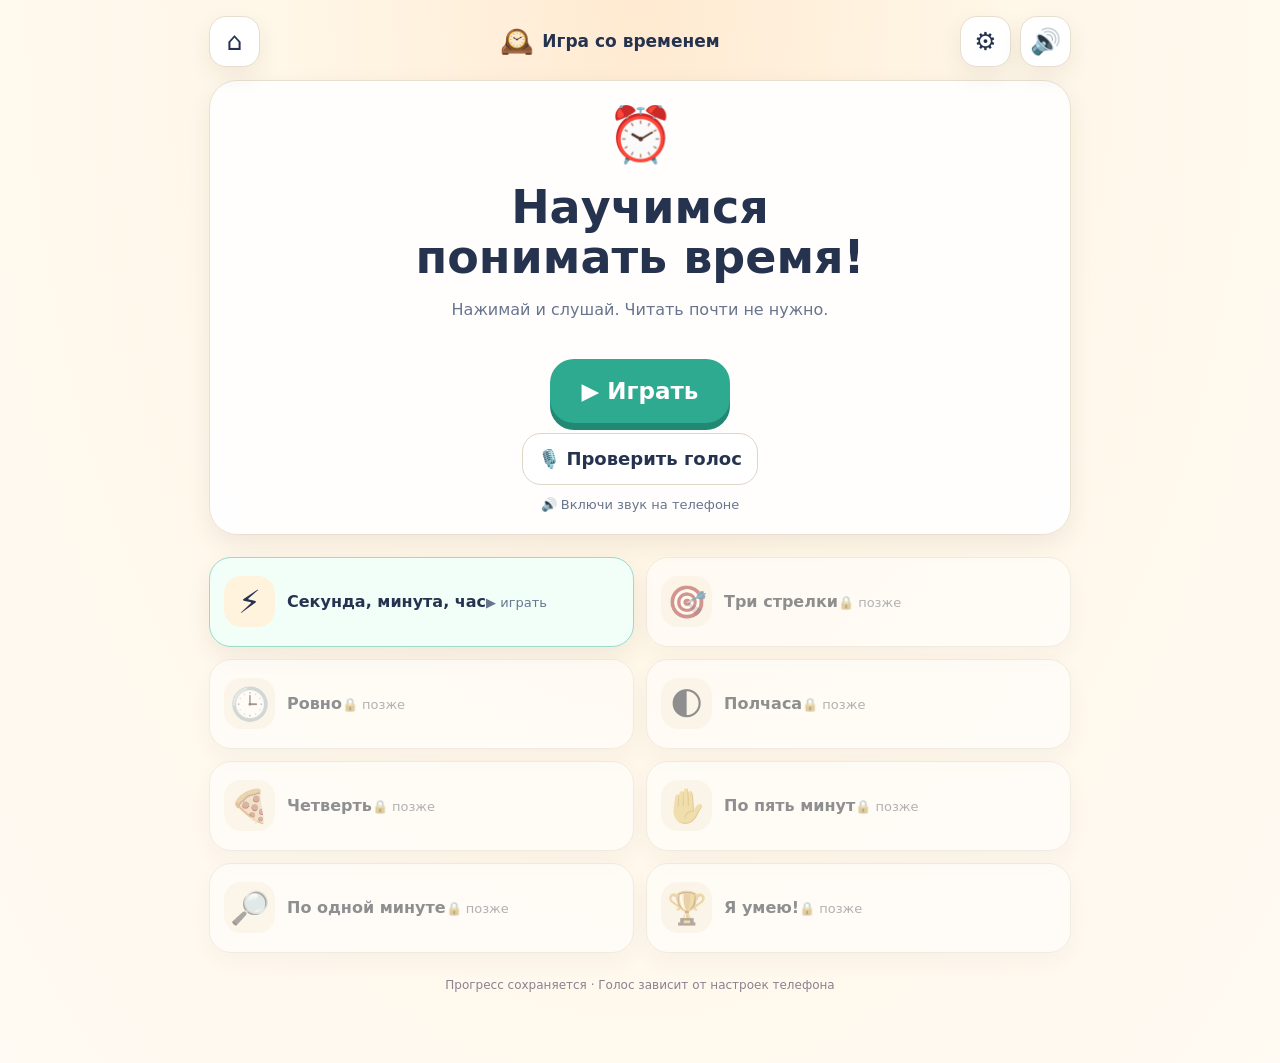
<file: steam-profile-preview/index.html>
<!doctype html>
<html lang="ru"><head><meta charset="utf-8"><meta name="viewport" content="width=device-width,initial-scale=1,viewport-fit=cover"><meta name="theme-color" content="#fff7e8"><title>Учимся понимать время 🕒</title>
<style>
:root{--ink:#26334f;--soft:#68758e;--paper:#fffaf0;--card:#fff;--blue:#2e82d9;--pink:#ed5b89;--yellow:#eba724;--mint:#35b89a;--border:#e9e0d0;--shadow:0 9px 23px rgba(67,55,30,.08)}
*{box-sizing:border-box}html,body{margin:0;min-height:100%;background:radial-gradient(ellipse at 50% 0,#ffead1 0,#fff7e8 40%,#fffaf3 100%);color:var(--ink);font-family:system-ui,-apple-system,'Segoe UI',sans-serif;-webkit-tap-highlight-color:transparent}button{font:inherit;color:inherit;cursor:pointer;touch-action:manipulation}button:focus-visible{outline:4px solid #74c9ff;outline-offset:2px}main{max-width:890px;margin:0 auto;padding:12px 14px 46px;min-height:100vh}header{display:flex;align-items:center;justify-content:space-between;gap:8px;min-height:58px}.brand{display:flex;align-items:center;gap:8px;font-size:17px;font-weight:800}.brand-emoji{font-size:27px}.iconbtn{width:51px;height:51px;border:1px solid #e7decf;border-radius:17px;background:white;box-shadow:var(--shadow);font-size:25px;display:grid;place-items:center}.row{display:flex;gap:9px;align-items:center}.panel{background:rgba(255,255,255,.93);border:1px solid var(--border);border-radius:28px;padding:22px;box-shadow:var(--shadow)}.center{text-align:center}.hero{margin-top:10px;text-align:center}.hero h1{font-size:clamp(30px,7vw,46px);line-height:1.1;margin:14px 0 10px}.bigemoji{font-size:54px;line-height:1.2}.sub{color:var(--soft);font-size:16px;line-height:1.35}.startbtn{margin-top:22px;min-width:180px;border:0;border-radius:24px;background:#2eaa90;color:white;box-shadow:0 7px 0 #218873;font-size:23px;font-weight:900;padding:15px 25px;min-height:64px}.startbtn:active{transform:translateY(4px);box-shadow:0 3px 0 #218873}.subtle{margin-top:12px;font-size:13px;color:var(--soft)}.list{display:grid;grid-template-columns:repeat(2,minmax(0,1fr));gap:12px;margin-top:22px}.lessonCard{display:flex;align-items:center;gap:12px;text-align:left;border:1px solid var(--border);border-radius:22px;background:#fff;padding:14px;min-height:90px;box-shadow:var(--shadow)}.lessonCard[disabled]{opacity:.53;filter:grayscale(.5)}.lessonCard.available{border-color:#9bdbc8;background:#f2fff9}.lessonIcon{display:grid;place-items:center;font-size:32px;width:51px;height:51px;background:#fff3dd;border-radius:17px;flex-shrink:0}.lessonTitle{font-size:16px;line-height:1.25;font-weight:900}.lessonInfo{font-size:13px;color:var(--soft);margin-top:4px}.progressLabel{font-weight:700;color:var(--soft);font-size:14px}.bar{display:flex;gap:5px;justify-content:center;margin:15px 0 18px}.pip{height:9px;min-width:24px;flex:1;max-width:51px;border-radius:20px;background:#e9e6e0}.pip.current{background:#efb957}.pip.done{background:#45bc9e}.lessonHead{display:flex;align-items:center;justify-content:space-between;margin:12px 0}.lessonHead h1{font-size:clamp(25px,5.5vw,34px);margin:0}.stage{display:flex;flex-direction:column;align-items:center;gap:10px}.spoken{font-size:20px;line-height:1.42;max-width:590px;text-align:center;font-weight:700;min-height:36px;margin:3px auto}.tinyLabel{color:var(--soft);font-size:13px;text-align:center}.clockDemo{margin:auto;display:flex;align-items:center;justify-content:center;gap:13px;flex-wrap:wrap;padding:7px 0}.clockDemo .clock{width:min(64vw,255px)}.clockDemo.two .clock{width:min(40vw,205px)}.clock{display:block;max-width:100%;height:auto;aspect-ratio:1}.choices{display:grid;grid-template-columns:repeat(3,minmax(0,1fr));gap:12px;width:100%;margin:12px auto 0}.choice{border:2px solid #e6e1d8;border-radius:23px;background:white;display:flex;flex-direction:column;align-items:center;justify-content:center;gap:8px;min-width:0;min-height:160px;padding:10px 5px;box-shadow:0 6px 0 #f0e8dc;position:relative;overflow:hidden}.choice:active{transform:translateY(3px);box-shadow:0 3px 0 #f0e8dc}.choice .clock{width:100%;max-width:195px}.choice.correct{border:4px solid #31b889;background:#e7fff5;box-shadow:0 6px 0 #ace8d0}.choice.wrong{border:4px solid #ed7794;background:#fff0f4;box-shadow:0 6px 0 #ffc0ce}.choice:disabled{opacity:1;cursor:default}.choice.symbol{min-height:155px}.unitEmoji{font-size:58px}.unitName{font-weight:900;font-size:19px}.handdrawing{width:min(100%,110px);height:94px}.choice.digital{font-size:clamp(22px,5.3vw,38px);font-weight:950;letter-spacing:1px;min-height:106px}.questionBox{background:#fff3d9;border-radius:22px;padding:13px 12px;font-size:18px;font-weight:800;text-align:center;max-width:640px;width:100%;margin:6px auto;color:#5d4b31}.answerHint{display:flex;align-items:center;justify-content:center;gap:6px;font-size:16px;font-weight:900;min-height:35px;text-align:center;margin-top:9px}.smallControls{display:flex;align-items:center;justify-content:center;gap:12px;margin-top:10px;flex-wrap:wrap}.secondary{background:#fff;border:1px solid #ded6c7;border-radius:19px;padding:12px 15px;font-size:18px;font-weight:800;min-height:52px}.demoExplore{display:grid;grid-template-columns:repeat(3,1fr);gap:10px;margin:12px auto;max-width:620px}.exploreBtn{border:2px solid #ede4d6;background:#fff;border-radius:19px;padding:12px 5px;font-size:15px;font-weight:850;min-height:122px;display:flex;flex-direction:column;align-items:center;justify-content:center;gap:7px}.exploreBtn .unitEmoji{font-size:42px}.exploreBtn.touched{border-color:#34bc9e;background:#e9fff4}.exploreNote{color:#7d7380;font-size:13px;text-align:center;min-height:20px}.minuter{margin:10px auto;border:1px solid #f2d9a3;background:#fff8e4;border-radius:18px;padding:13px;width:min(100%,380px);text-align:center}.timerFace{font-size:34px;font-weight:900;letter-spacing:2px;font-variant-numeric:tabular-nums;margin:3px}.timerTrack{height:12px;border-radius:99px;background:#eedfbe;overflow:hidden;margin:10px 0}.timerFill{height:100%;background:#39b89b;width:0}.stars{font-size:43px;letter-spacing:4px;line-height:1.8}.endMessage{font-size:23px;line-height:1.35;font-weight:900;margin:8px auto;max-width:600px}.footer{margin:25px 0;color:#8b8190;text-align:center;font-size:12px}.voiceBadge{display:inline-flex;align-items:center;gap:5px;font-size:13px;font-weight:700;color:#6d7990}.readableNote{font-size:14px;color:#6d7990;line-height:1.3;max-width:520px;margin:12px auto}.notice{font-size:13px;color:#987241;margin:11px auto;max-width:550px;text-align:center}.introTitle{font-size:20px;font-weight:900;text-align:center;margin:8px 0}.speakerBtn{border:0;background:#f0e9ff;border-radius:18px;min-width:65px;min-height:58px;font-size:29px;box-shadow:0 3px 0 #d6caf7}.speakerBtn:active{transform:translateY(2px)}
@media(max-width:520px){main{padding:8px 10px 30px}.panel{padding:13px;border-radius:23px}.choice{min-height:130px;border-radius:17px;gap:3px;padding:5px 2px}.choices{gap:5px}.choice .clock{width:100%}.unitEmoji{font-size:47px}.unitName{font-size:15px}.handdrawing{height:75px}.lessonCard{padding:10px;min-height:78px;gap:7px}.lessonIcon{width:40px;height:45px;font-size:25px}.lessonTitle{font-size:14px}.lessonInfo{font-size:12px}.list{gap:9px}.spoken{font-size:18px}.questionBox{font-size:16px}.demoExplore{gap:6px}.exploreBtn{min-height:108px;font-size:13px}.exploreBtn .unitEmoji{font-size:36px}}
@media(prefers-reduced-motion:reduce){*{animation:none!important;transition:none!important}}
.voiceProblem{margin:9px auto;padding:13px;border:2px solid #e8bd81;border-radius:18px;background:#fff4dd;text-align:center;font-weight:700;line-height:1.5}
.voiceProblem button{display:block;margin:8px auto 0}.voiceList{display:grid;gap:9px;text-align:left;margin:16px auto;max-width:550px}
.voiceOption{display:flex;justify-content:space-between;align-items:center;gap:10px;min-height:65px;padding:15px;border-radius:17px;border:2px solid #e3ddd2;background:#fff;font-weight:800;text-align:left}
.voiceOption.selected{border-color:#34b593;background:#eefff8}.voiceMeta{font-size:12px;color:#52647a;flex-shrink:0}
.voiceMissing{padding:18px;border-radius:18px;background:#fff4dd;text-align:left;line-height:1.55}
</style></head><body><main id="app"></main>
<script>
'use strict';
const LESSONS=[{"title":"Секунда, минута, час","short":"⚡ ⏳ 🕒","emoji":"⚡","intro":"unit_intro","kind":"unit","demo":null,"questions":[{"id":"q0_0","kind":"unit","prompt":"q0_0_ask","explain":"q0_0_ans","options":["sec","min","hour"],"correct":0},{"id":"q0_1","kind":"unit","prompt":"q0_1_ask","explain":"q0_1_ans","options":["sec","min","hour"],"correct":2},{"id":"q0_2","kind":"unit","prompt":"q0_2_ask","explain":"q0_2_ans","options":["sec","min","hour"],"correct":1},{"id":"q0_3","kind":"unit","prompt":"q0_3_ask","explain":"q0_3_ans","options":["sec","min","hour"],"correct":0},{"id":"q0_4","kind":"unit","prompt":"q0_4_ask","explain":"q0_4_ans","options":["sec","min","hour"],"correct":1},{"id":"q0_5","kind":"unit","prompt":"q0_5_ask","explain":"q0_5_ans","options":["sec","min","hour"],"correct":2}]},{"title":"Три стрелки","short":"↗ ↖ ↕","emoji":"🎯","intro":"hand_intro","kind":"hand","demo":null,"questions":[{"id":"q1_0","kind":"hand","prompt":"q1_0_ask","explain":"q1_0_ans","options":["hour","minute","second"],"correct":0},{"id":"q1_1","kind":"hand","prompt":"q1_1_ask","explain":"q1_1_ans","options":["hour","minute","second"],"correct":1},{"id":"q1_2","kind":"hand","prompt":"q1_2_ask","explain":"q1_2_ans","options":["hour","minute","second"],"correct":2},{"id":"q1_3","kind":"hand","prompt":"q1_3_ask","explain":"q1_3_ans","options":["hour","minute","second"],"correct":1},{"id":"q1_4","kind":"hand","prompt":"q1_4_ask","explain":"q1_4_ans","options":["hour","minute","second"],"correct":0},{"id":"q1_5","kind":"hand","prompt":"q1_5_ask","explain":"q1_5_ans","options":["hour","minute","second"],"correct":2}]},{"title":"Ровно","short":"3:00","emoji":"🕒","intro":"whole_intro","kind":"clock","demo":[[3,0]],"questions":[{"id":"q2_0","kind":"clock","prompt":"q2_0_ask","explain":"q2_0_ans","options":[[4,0],[2,0],[7,0]],"correct":0,"target":[4,0]},{"id":"q2_1","kind":"clock","prompt":"q2_1_ask","explain":"q2_1_ans","options":[[1,0],[7,0],[9,0]],"correct":1,"target":[7,0]},{"id":"q2_2","kind":"clock","prompt":"q2_2_ask","explain":"q2_2_ans","options":[[2,0],[8,0],[5,0]],"correct":0,"target":[2,0]},{"id":"q2_3","kind":"clock","prompt":"q2_3_ask","explain":"q2_3_ans","options":[[10,0],[11,0],[4,0]],"correct":1,"target":[11,0]},{"id":"q2_4","kind":"clock","prompt":"q2_4_ask","explain":"q2_4_ans","options":[[6,0],[3,0],[9,0]],"correct":2,"target":[9,0]},{"id":"q2_5","kind":"clock","prompt":"q2_5_ask","explain":"q2_5_ans","options":[[12,0],[5,0],[1,0]],"correct":0,"target":[12,0]}]},{"title":"Полчаса","short":"4:30","emoji":"🌓","intro":"half_intro","kind":"clock","demo":[[4,30]],"questions":[{"id":"q3_0","kind":"clock","prompt":"q3_0_ask","explain":"q3_0_ans","options":[[4,0],[4,30],[5,30]],"correct":1,"target":[4,30]},{"id":"q3_1","kind":"clock","prompt":"q3_1_ask","explain":"q3_1_ans","options":[[7,30],[8,30],[7,0]],"correct":0,"target":[7,30]},{"id":"q3_2","kind":"clock","prompt":"q3_2_ask","explain":"q3_2_ans","options":[[3,30],[2,0],[2,30]],"correct":2,"target":[2,30]},{"id":"q3_3","kind":"clock","prompt":"q3_3_ask","explain":"q3_3_ans","options":[[11,0],[11,30],[12,30]],"correct":1,"target":[11,30]},{"id":"q3_4","kind":"clock","prompt":"q3_4_ask","explain":"q3_4_ans","options":[[9,30],[9,0],[10,30]],"correct":0,"target":[9,30]},{"id":"q3_5","kind":"clock","prompt":"q3_5_ask","explain":"q3_5_ans","options":[[12,0],[1,30],[12,30]],"correct":2,"target":[12,30]}]},{"title":"Четверть","short":"15 • 45","emoji":"🍕","intro":"quarter_intro","kind":"clock","demo":[[3,15],[3,45]],"questions":[{"id":"q4_0","kind":"clock","prompt":"q4_0_ask","explain":"q4_0_ans","options":[[3,45],[3,15],[3,0]],"correct":1,"target":[3,15]},{"id":"q4_1","kind":"clock","prompt":"q4_1_ask","explain":"q4_1_ans","options":[[7,45],[7,15],[8,45]],"correct":0,"target":[7,45]},{"id":"q4_2","kind":"clock","prompt":"q4_2_ask","explain":"q4_2_ans","options":[[2,15],[2,45],[3,15]],"correct":0,"target":[2,15]},{"id":"q4_3","kind":"clock","prompt":"q4_3_ask","explain":"q4_3_ans","options":[[10,15],[9,45],[10,45]],"correct":2,"target":[10,45]},{"id":"q4_4","kind":"clock","prompt":"q4_4_ask","explain":"q4_4_ans","options":[[5,45],[5,15],[6,15]],"correct":1,"target":[5,15]},{"id":"q4_5","kind":"clock","prompt":"q4_5_ask","explain":"q4_5_ans","options":[[12,45],[12,15],[12,30]],"correct":0,"target":[12,45]}]},{"title":"По пять минут","short":"5 • 10 • 20","emoji":"✋","intro":"five_intro","kind":"clock","demo":[[6,20]],"questions":[{"id":"q5_0","kind":"clock","prompt":"q5_0_ask","explain":"q5_0_ans","options":[[6,20],[6,40],[7,20]],"correct":0,"target":[6,20]},{"id":"q5_1","kind":"clock","prompt":"q5_1_ask","explain":"q5_1_ans","options":[[8,50],[8,10],[9,10]],"correct":1,"target":[8,10]},{"id":"q5_2","kind":"clock","prompt":"q5_2_ask","explain":"q5_2_ans","options":[[1,25],[1,35],[2,35]],"correct":1,"target":[1,35]},{"id":"q5_3","kind":"clock","prompt":"q5_3_ask","explain":"q5_3_ans","options":[[10,55],[10,5],[11,55]],"correct":0,"target":[10,55]},{"id":"q5_4","kind":"clock","prompt":"q5_4_ask","explain":"q5_4_ans","options":[[5,35],[6,25],[5,25]],"correct":2,"target":[5,25]},{"id":"q5_5","kind":"clock","prompt":"q5_5_ask","explain":"q5_5_ans","options":[[3,20],[3,40],[4,40]],"correct":1,"target":[3,40]}]},{"title":"По одной минуте","short":"7:17","emoji":"🔎","intro":"precise_intro","kind":"digital","demo":[[7,17]],"questions":[{"id":"q6_0","kind":"digital","prompt":"q6_0_ask","explain":"q6_0_ans","options":[[7,17],[7,12],[7,27]],"correct":0,"target":[7,17]},{"id":"q6_1","kind":"digital","prompt":"q6_1_ask","explain":"q6_1_ans","options":[[2,16],[2,6],[3,6]],"correct":1,"target":[2,6]},{"id":"q6_2","kind":"digital","prompt":"q6_2_ask","explain":"q6_2_ans","options":[[9,32],[8,23],[9,23]],"correct":2,"target":[9,23]},{"id":"q6_3","kind":"digital","prompt":"q6_3_ask","explain":"q6_3_ans","options":[[4,38],[4,48],[5,38]],"correct":0,"target":[4,38]},{"id":"q6_4","kind":"digital","prompt":"q6_4_ask","explain":"q6_4_ans","options":[[11,42],[11,52],[10,52]],"correct":1,"target":[11,52]},{"id":"q6_5","kind":"digital","prompt":"q6_5_ask","explain":"q6_5_ans","options":[[1,14],[1,41],[2,14]],"correct":0,"target":[1,14]}]},{"title":"Я умею!","short":"⭐","emoji":"🏆","intro":"mix_intro","kind":"mix","demo":[[9,15]],"questions":[{"id":"q7_0","kind":"clock","prompt":"q7_0_ask","explain":"q7_0_ans","options":[[9,0],[9,30],[3,0]],"correct":0,"target":[9,0]},{"id":"q7_1","kind":"clock","prompt":"q7_1_ask","explain":"q7_1_ans","options":[[6,0],[6,30],[7,30]],"correct":1,"target":[6,30]},{"id":"q7_2","kind":"clock","prompt":"q7_2_ask","explain":"q7_2_ans","options":[[3,15],[3,45],[4,15]],"correct":0,"target":[3,15]},{"id":"q7_3","kind":"clock","prompt":"q7_3_ask","explain":"q7_3_ans","options":[[8,15],[9,45],[8,45]],"correct":2,"target":[8,45]},{"id":"q7_4","kind":"clock","prompt":"q7_4_ask","explain":"q7_4_ans","options":[[2,40],[2,20],[3,20]],"correct":1,"target":[2,20]},{"id":"q7_5","kind":"clock","prompt":"q7_5_ask","explain":"q7_5_ans","options":[[11,5],[11,55],[10,5]],"correct":0,"target":[11,5]},{"id":"q7_6","kind":"digital","prompt":"q7_6_ask","explain":"q7_6_ans","options":[[5,37],[5,27],[6,37]],"correct":0,"target":[5,37]},{"id":"q7_7","kind":"clock","prompt":"q7_7_ask","explain":"q7_7_ans","options":[[12,10],[12,50],[11,50]],"correct":1,"target":[12,50]}]}];
const VOICES={"welcome":"Привет! Это игра про время. Я всё расскажу голосом. Нажми на первую игру!","unit_intro":"Секунда, минута и час — это кусочки времени. Секунда очень короткая. В одной минуте шестьдесят секунд. В одном часе шестьдесят минут. Нажми на три картинки, чтобы послушать.","unit_sec":"Секунда! Скажи: тик. Вот примерно столько длится одна секунда.","unit_min":"Минута! В ней шестьдесят секунд. Хочешь почувствовать целую минуту? Нажми на круглый таймер.","unit_hour":"Час! В нём шестьдесят минут. За час можно долго гулять или посмотреть мультфильм.","timer_start":"Сейчас пройдёт настоящая минута. Смотри, как движется кружок.","timer_done":"Ура! Прошла одна настоящая минута. Это шестьдесят секунд!","hand_intro":"У часов есть стрелки. Короткая синяя показывает часы. Длинная розовая показывает минуты. Тонкая жёлтая показывает секунды. Нажми на каждую стрелку.","hand_hour":"Короткая синяя — часовая стрелка. Она показывает, который час.","hand_min":"Длинная розовая — минутная стрелка. Она показывает минуты.","hand_sec":"Тонкая жёлтая — секундная стрелка. Она движется быстрее всех.","whole_intro":"Смотри: длинная розовая стрелка стоит наверху, на двенадцати. Значит, сейчас ровно. Синяя короткая указывает на три. Получается три часа ровно.","half_intro":"Когда длинная стрелка смотрит вниз, на шесть, прошло тридцать минут. Это полчаса. Смотри: четыре часа тридцать минут. Короткая стрелка уже между четвёркой и пятёркой.","quarter_intro":"Когда длинная стрелка смотрит вправо, на три, прошло пятнадцать минут. Когда смотрит влево, на девять, прошло сорок пять минут. Это четверти часа.","five_intro":"Каждая большая цифра для длинной стрелки означает ещё пять минут. На единице — пять минут. На двойке — десять. На тройке — пятнадцать. На четвёрке — двадцать. Попробуем!","precise_intro":"На часах есть маленькие чёрточки. Каждая чёрточка — одна минута. После пятнадцати идут шестнадцать, семнадцать. Вот семь часов семнадцать минут. Теперь выбирай цифры под часами.","mix_intro":"Ты уже многое знаешь! Теперь время может быть разным. Смотри на обе стрелки и выбирай правильный ответ.","go_play":"Потренируемся! Слушай вопрос и нажимай на правильную картинку.","next":"Следующий вопрос!","correct":"Правильно! Отличная работа!","incorrect":"Не совсем. Посмотри на правильный ответ.","pass":"Получилось! Ты отлично справилась. Открылась следующая игра!","retry":"Ещё немного практики — и получится. Давай повторим игру!","completed":"Ура! Теперь ты настоящий исследователь времени. Можешь играть снова и тренироваться!","relisten":"Нажми на громкоговоритель, если хочешь послушать ещё раз.","q0_0_ask":"Что короче всего?","q0_0_ans":"Правильный ответ: секунда.","q0_1_ask":"Что длится дольше всего?","q0_1_ans":"Правильный ответ: час.","q0_2_ask":"Что длиннее секунды, но короче часа?","q0_2_ans":"Правильный ответ: минута.","q0_3_ask":"Что длится примерно столько же, сколько один тик?","q0_3_ans":"Правильный ответ: секунда.","q0_4_ask":"В чём шестьдесят секунд?","q0_4_ans":"Правильный ответ: минута.","q0_5_ask":"В чём шестьдесят минут?","q0_5_ans":"Правильный ответ: час.","q1_0_ask":"Какая стрелка показывает часы?","q1_0_ans":"Правильный ответ: короткая синяя, часовая стрелка.","q1_1_ask":"Какая стрелка показывает минуты?","q1_1_ans":"Правильный ответ: длинная розовая, минутная стрелка.","q1_2_ask":"Какая стрелка движется быстрее всех?","q1_2_ans":"Правильный ответ: тонкая жёлтая, секундная стрелка.","q1_3_ask":"Найди длинную розовую стрелку.","q1_3_ans":"Правильный ответ: длинная розовая, минутная стрелка.","q1_4_ask":"Найди короткую синюю стрелку.","q1_4_ans":"Правильный ответ: короткая синяя, часовая стрелка.","q1_5_ask":"Найди секундную стрелку.","q1_5_ans":"Правильный ответ: тонкая жёлтая, секундная стрелка.","q2_0_ask":"Найди: четыре часа ровно.","q2_0_ans":"Правильный ответ: четыре часа ровно.","q2_1_ask":"Найди: семь часов ровно.","q2_1_ans":"Правильный ответ: семь часов ровно.","q2_2_ask":"Найди: два часа ровно.","q2_2_ans":"Правильный ответ: два часа ровно.","q2_3_ask":"Найди: одиннадцать часов ровно.","q2_3_ans":"Правильный ответ: одиннадцать часов ровно.","q2_4_ask":"Найди: девять часов ровно.","q2_4_ans":"Правильный ответ: девять часов ровно.","q2_5_ask":"Найди: двенадцать часов ровно.","q2_5_ans":"Правильный ответ: двенадцать часов ровно.","q3_0_ask":"Найди: четыре часа тридцать минут.","q3_0_ans":"Правильный ответ: четыре часа тридцать минут.","q3_1_ask":"Найди: семь часов тридцать минут.","q3_1_ans":"Правильный ответ: семь часов тридцать минут.","q3_2_ask":"Найди: два часа тридцать минут.","q3_2_ans":"Правильный ответ: два часа тридцать минут.","q3_3_ask":"Найди: одиннадцать часов тридцать минут.","q3_3_ans":"Правильный ответ: одиннадцать часов тридцать минут.","q3_4_ask":"Найди: девять часов тридцать минут.","q3_4_ans":"Правильный ответ: девять часов тридцать минут.","q3_5_ask":"Найди: двенадцать часов тридцать минут.","q3_5_ans":"Правильный ответ: двенадцать часов тридцать минут.","q4_0_ask":"Найди: три часа пятнадцать минут.","q4_0_ans":"Правильный ответ: три часа пятнадцать минут.","q4_1_ask":"Найди: семь часов сорок пять минут.","q4_1_ans":"Правильный ответ: семь часов сорок пять минут.","q4_2_ask":"Найди: два часа пятнадцать минут.","q4_2_ans":"Правильный ответ: два часа пятнадцать минут.","q4_3_ask":"Найди: десять часов сорок пять минут.","q4_3_ans":"Правильный ответ: десять часов сорок пять минут.","q4_4_ask":"Найди: пять часов пятнадцать минут.","q4_4_ans":"Правильный ответ: пять часов пятнадцать минут.","q4_5_ask":"Найди: двенадцать часов сорок пять минут.","q4_5_ans":"Правильный ответ: двенадцать часов сорок пять минут.","q5_0_ask":"Найди: шесть часов двадцать минут.","q5_0_ans":"Правильный ответ: шесть часов двадцать минут.","q5_1_ask":"Найди: восемь часов десять минут.","q5_1_ans":"Правильный ответ: восемь часов десять минут.","q5_2_ask":"Найди: один час тридцать пять минут.","q5_2_ans":"Правильный ответ: один час тридцать пять минут.","q5_3_ask":"Найди: десять часов пятьдесят пять минут.","q5_3_ans":"Правильный ответ: десять часов пятьдесят пять минут.","q5_4_ask":"Найди: пять часов двадцать пять минут.","q5_4_ans":"Правильный ответ: пять часов двадцать пять минут.","q5_5_ask":"Найди: три часа сорок минут.","q5_5_ans":"Правильный ответ: три часа сорок минут.","q6_0_ask":"Найди: семь часов семнадцать минут.","q6_0_ans":"Правильный ответ: семь часов семнадцать минут.","q6_1_ask":"Найди: два часа шесть минут.","q6_1_ans":"Правильный ответ: два часа шесть минут.","q6_2_ask":"Найди: девять часов двадцать три минуты.","q6_2_ans":"Правильный ответ: девять часов двадцать три минуты.","q6_3_ask":"Найди: четыре часа тридцать восемь минут.","q6_3_ans":"Правильный ответ: четыре часа тридцать восемь минут.","q6_4_ask":"Найди: одиннадцать часов пятьдесят две минуты.","q6_4_ans":"Правильный ответ: одиннадцать часов пятьдесят две минуты.","q6_5_ask":"Найди: один час четырнадцать минут.","q6_5_ans":"Правильный ответ: один час четырнадцать минут.","q7_0_ask":"Найди: девять часов ровно.","q7_0_ans":"Правильный ответ: девять часов ровно.","q7_1_ask":"Найди: шесть часов тридцать минут.","q7_1_ans":"Правильный ответ: шесть часов тридцать минут.","q7_2_ask":"Найди: три часа пятнадцать минут.","q7_2_ans":"Правильный ответ: три часа пятнадцать минут.","q7_3_ask":"Найди: восемь часов сорок пять минут.","q7_3_ans":"Правильный ответ: восемь часов сорок пять минут.","q7_4_ask":"Найди: два часа двадцать минут.","q7_4_ans":"Правильный ответ: два часа двадцать минут.","q7_5_ask":"Найди: одиннадцать часов пять минут.","q7_5_ans":"Правильный ответ: одиннадцать часов пять минут.","q7_6_ask":"Найди: пять часов тридцать семь минут.","q7_6_ans":"Правильный ответ: пять часов тридцать семь минут.","q7_7_ask":"Найди: двенадцать часов пятьдесят минут.","q7_7_ans":"Правильный ответ: двенадцать часов пятьдесят минут.","watch_minute":"Смотри! Я ускорила время. За одну минуту жёлтая секундная стрелка делает полный круг. Розовая за это время двигается совсем чуть-чуть.","watch_hour":"Смотри! Я ускорила целый час. За один час розовая минутная стрелка делает полный круг. А короткая синяя переходит к следующей цифре."};
const UNIT_INFO={sec:['⚡','1 с','unit_sec'],min:['⏳','1 мин','unit_min'],hour:['🕒','1 час','unit_hour']};
const HAND_INFO={hour:['🔵','Часы','hand_hour'],minute:['🩷','Минуты','hand_min'],second:['🟡','Секунды','hand_sec']};
const app=document.querySelector('#app');
let unlocked=0;
let finished=[];
try{unlocked=Math.min(7,Math.max(0,Number(localStorage.getItem('timegame_unlocked'))||0));finished=JSON.parse(localStorage.getItem('timegame_finished')||'[]')}catch(e){}
let page='home',level=0,question=0,score=0,lock=false,chosen=-1,explored=new Set();
let timerInterval=null, moveInterval=null, timerSeconds=0, lastSpeech='welcome';
let availableVoices=[], selectedVoiceURI='', pendingSpeech=null, voiceRetry=null, voiceIssue='';
try{selectedVoiceURI=localStorage.getItem('timegame_voice')||''}catch(e){}
const clamp=(v,a,b)=>Math.max(a,Math.min(b,v));
const hEsc=s=>String(s).replace(/[&<>"']/g,x=>({'&':'&amp;','<':'&lt;','>':'&gt;','"':'&quot;',"'":'&#39;'}[x]));
function stopSound(){pendingSpeech=null;try{speechSynthesis.cancel()}catch(e){}}
function voiceScore(v){
  const name=(v.name||'').toLowerCase();
  let score=0;
  if(/ru[_-]ru/i.test(v.lang))score+=12;
  if(/google|microsoft|natural|neural|premium|enhanced|светлана|милена/i.test(name))score+=25;
  if(!v.localService)score+=4;
  if(/espeak|festival|robot/i.test(name))score-=80;
  return score;
}
function reloadVoices(){
  try{if(!('speechSynthesis' in window))return [];
    availableVoices=speechSynthesis.getVoices().filter(v=>/^ru([_-]|$)/i.test(v.lang))
      .sort((a,b)=>voiceScore(b)-voiceScore(a));
  }catch(e){availableVoices=[]}
  if(page==='voiceSettings')renderVoiceSettings();
  if(pendingSpeech && availableVoices.length){
    const id=pendingSpeech;pendingSpeech=null;
    // A voice may arrive asynchronously after Android finishes loading voices.
    talk(id);
  }
  return availableVoices;
}
function getChosenVoice(){
  if(!availableVoices.length)reloadVoices();
  return availableVoices.find(v=>v.voiceURI===selectedVoiceURI)
    || availableVoices[0] || null;
}
function setVoiceProblem(message){
  voiceIssue=message;
  const area=document.getElementById('voiceProblem');
  if(area){area.style.display=message?'block':'none';
    area.innerHTML=message?'<div>'+hEsc(message)+'</div><button class="secondary" onclick="openVoiceSettings()">⚙ Настроить голос</button>':'';}
}
function talk(id){
  lastSpeech=id;
  try{speechSynthesis.cancel()}catch(e){}
  const str=VOICES[id];if(!str)return;
  if(!('speechSynthesis' in window)){setVoiceProblem('В этом браузере голос не поддерживается. Открой игру в Chrome.');return}
  const voice=getChosenVoice();
  if(!voice){
    pendingSpeech=id;
    setVoiceProblem('Русский голос пока не найден. Проверь настройки голоса.');
    // Some Android browsers populate the voice list only after a short delay.
    if(voiceRetry)clearTimeout(voiceRetry);
    voiceRetry=setTimeout(reloadVoices,550);
    return;
  }
  pendingSpeech=null;
  setVoiceProblem('');
  try{
    const u=new SpeechSynthesisUtterance(str);
    u.voice=voice;u.lang='ru-RU';u.rate=0.95;u.pitch=1;u.volume=1;
    u.onerror=(event)=>{
      if(event.error==='interrupted'||event.error==='canceled')return;
      setVoiceProblem('Голос не запустился. Нажми ⚙ и попробуй другой голос.');
    };
    speechSynthesis.speak(u);
  }catch(e){setVoiceProblem('Не удалось запустить голос. Открой настройки ⚙.')}
}
function replay(){talk(lastSpeech)}
function commonHeader(){return `<header><button class="iconbtn" title="Домой" aria-label="Домой" onclick="toHome()">⌂</button><div class="brand"><span class="brand-emoji">🕰️</span> Игра со временем</div><div class="row"><button class="iconbtn" title="Выбор голоса" aria-label="Выбрать голос" onclick="openVoiceSettings()">⚙</button><button class="iconbtn" title="Повтори голос" aria-label="Повтори голос" onclick="replay()">🔊</button></div></header><div class="voiceProblem" id="voiceProblem" style="${voiceIssue?'':'display:none'}">${voiceIssue?hEsc(voiceIssue)+' <button class="secondary" onclick="openVoiceSettings()">⚙ Настроить голос</button>':''}</div>`}
function voiceOptionMarkup(v,i){
  const chosen=getChosenVoice();
  return `<button class="voiceOption ${chosen && chosen.voiceURI===v.voiceURI?'selected':''}" onclick="selectVoice(${i})"><span>🔊 ${hEsc(v.name)}</span><span class="voiceMeta">${hEsc(v.lang)} ${chosen&&chosen.voiceURI===v.voiceURI?'✓':''}</span></button>`;
}
function renderVoiceSettings(){
  const target=document.getElementById('voiceList');
  if(!target)return;
  target.innerHTML=availableVoices.length?availableVoices.map(voiceOptionMarkup).join('')
    :`<div class="voiceMissing">Русский голос не найден.<div style="margin-top:9px">На Android установите или обновите <b>Speech Recognition & Synthesis от Google</b>, затем выберите Google в настройках преобразования текста в речь и русский язык.</div><div style="margin-top:9px">После этого откройте игру ещё раз.</div></div>`;
}
function openVoiceSettings(){
  stopSound();
  page='voiceSettings';voiceIssue='';
  app.innerHTML=commonHeader()+`<section class="panel center"><div class="bigemoji">🎙️</div><h1>Проверка голоса</h1><p class="sub">Выберите самый понятный русский голос и нажмите на него, чтобы послушать.</p><div id="voiceList" class="voiceList"></div><button class="secondary" onclick="reloadVoices()">↻ Найти голоса</button><div class="smallControls"><button class="startbtn" onclick="toHome()">✓ Готово</button></div><div class="readableNote">Если все голоса звучат неразборчиво, замените голосовой движок в настройках Android. В игре больше нет прежней механической запасной озвучки.</div></section>`;
  reloadVoices();
}
function selectVoice(i){
  const voice=availableVoices[i];if(!voice)return;
  selectedVoiceURI=voice.voiceURI;
  try{localStorage.setItem('timegame_voice',selectedVoiceURI)}catch(e){}
  renderVoiceSettings();
  talk('unit_sec');
}
function save(){try{localStorage.setItem('timegame_unlocked',unlocked);localStorage.setItem('timegame_finished',JSON.stringify(finished))}catch(e){}}
function scheduleSpeak(id){setTimeout(()=>{if(lastSpeech!==id)talk(id)},100)}
function timeText(arr){return arr[0]+':'+String(arr[1]).padStart(2,'0')}
function clockSvg(hr,min,sec=null,opts={}){
  const unique=Math.floor(Math.random()*100000000).toString();
  const cx=100, cy=100, hourAngle=(hr%12)*30+min*.5, minuteAngle=min*6, secAngle=(sec||0)*6;
  const point=(a,r)=>{let rad=a*Math.PI/180;return [cx+r*Math.sin(rad),cy-r*Math.cos(rad)]};
  const hand=(angle,length,color,width,tail=5)=>{const [x,y]=point(angle,length),[bx,by]=point(angle+180,tail);return `<line x1="${bx}" y1="${by}" x2="${x}" y2="${y}" stroke="${color}" stroke-width="${width}" stroke-linecap="round"/>`};
  let ticks='';for(let i=0;i<60;i++){const [x1,y1]=point(i*6,i%5===0?84:87),[x2,y2]=point(i*6,93);ticks+=`<line x1="${x1}" y1="${y1}" x2="${x2}" y2="${y2}" stroke="${i%5===0?'#687b95':'#c6ced6'}" stroke-width="${i%5===0?2.2:1}"/>`}
  let nums='';for(let i=1;i<=12;i++){const [x,y]=point(i*30,70);nums+=`<text x="${x}" y="${y+5}" text-anchor="middle" fill="#304466" font-weight="850" font-size="17">${i}</text>`}
  let more='';if(opts.minutesLabels){for(let i=1;i<=12;i++){const [x,y]=point(i*30,112);more+=`<text x="${x}" y="${y+4}" text-anchor="middle" fill="#dd4e82" font-size="10" font-weight="850">${i*5===60?0:i*5}</text>`}}
  return `<svg class="clock" role="img" aria-label="Стрелочные часы" viewBox="-18 -18 236 236" xmlns="http://www.w3.org/2000/svg"><circle cx="100" cy="100" r="99" fill="#fffdf8" stroke="#f0dcc4" stroke-width="4"/><circle cx="100" cy="100" r="94" fill="none" stroke="#e8eef5" stroke-width="1"/>${ticks}${nums}${more}${hand(hourAngle,46,'#2e82d9',9)}${hand(minuteAngle,76,'#ed5b89',5)}${sec===null?'':hand(secAngle,83,'#eba724',2)}<circle cx="100" cy="100" r="7" fill="#26334f"/><circle cx="100" cy="100" r="3" fill="white"/></svg>`
}
function handShape(which){const length=which==='hour'?42:which==='minute'?72:79;const w=which==='hour'?11:which==='minute'?6:2.5;const c=which==='hour'?'#2e82d9':which==='minute'?'#ed5b89':'#eba724';return `<svg class="handdrawing" viewBox="0 0 110 107" aria-hidden="true"><circle cx="55" cy="90" r="8" fill="#26334f"/><line x1="55" y1="90" x2="55" y2="${90-length}" stroke="${c}" stroke-width="${w}" stroke-linecap="round"/><circle cx="55" cy="90" r="3" fill="white"/></svg>`}
function home(){page='home';stopMoving();if(timerInterval){clearInterval(timerInterval);timerInterval=null}let all=LESSONS.map((lesson,i)=>{const ok=i<=unlocked,won=finished.includes(i);return `<button ${ok?'':'disabled'} class="lessonCard ${i===unlocked?'available':''}" onclick="openLevel(${i})"><span class="lessonIcon">${lesson.emoji}</span><span><span class="lessonTitle">${hEsc(lesson.title)}</span><span class="lessonInfo">${won?'⭐ пройдено':ok?'▶ играть':'🔒 позже'}</span></span></button>`}).join('');app.innerHTML=commonHeader()+`<section class="panel hero"><div class="bigemoji">⏰</div><h1>Научимся<br>понимать время!</h1><p class="sub">Нажимай и слушай. Читать почти не нужно.</p><button class="startbtn" onclick="openLevel(${unlocked})">▶ Играть</button><div class="smallControls"><button class="secondary" onclick="openVoiceSettings()">🎙️ Проверить голос</button></div><div class="subtle">🔊 Включи звук на телефоне</div></section><div class="list">${all}</div><div class="footer">Прогресс сохраняется · Голос зависит от настроек телефона</div>`}
function toHome(){stopSound();home()}
function openLevel(i){if(i>unlocked)return;stopMoving();level=i;question=0;score=0;lock=false;chosen=-1;explored=new Set();intro()}
function titleBlock(){return `<div class="lessonHead"><h1>${LESSONS[level].emoji} ${hEsc(LESSONS[level].title)}</h1><span class="voiceBadge">🔊 Слушай</span></div>`}
function demoClocks(demo){if(!demo)return'';return `<div class="clockDemo ${demo.length>1?'two':''}">${demo.map(c=>`<div>${clockSvg(c[0],c[1],null,{minutesLabels:level===5})}<div class="tinyLabel">${timeText(c)}</div></div>`).join('')}</div>`}
function unitExploreCard(id){const a=UNIT_INFO[id];return `<button class="exploreBtn ${explored.has(id)?'touched':''}" onclick="explore('${id}')"><span class="unitEmoji">${a[0]}</span><span>${a[1]}</span>${explored.has(id)?'✓':''}</button>`}
function handExploreCard(id){const a=HAND_INFO[id];return `<button class="exploreBtn ${explored.has(id)?'touched':''}" onclick="explore('${id}')">${handShape(id)}<span>${a[1]}</span>${explored.has(id)?'✓':''}</button>`}
function intro(){page='intro';let l=LESSONS[level];let content='';if(level===0){content=`<div class="demoExplore">${['sec','min','hour'].map(unitExploreCard).join('')}</div><div class="minuter"><div class="tinyLabel">⏳ Настоящая минута</div><div id="timerDisplay" class="timerFace">1:00</div><div class="timerTrack"><div id="timerFill" class="timerFill"></div></div><button class="secondary" id="timerButton" onclick="startMinute()">▶ 1 минута</button></div>`}else if(level===1){content=`<div class="clockDemo" id="movingClock">${clockSvg(2,50,15)}</div><div class="smallControls"><button class="secondary" onclick="animateClock('minute')">▶ 1 минута</button><button class="secondary" onclick="animateClock('hour')">▶ 1 час</button></div><div class="demoExplore">${['hour','minute','second'].map(handExploreCard).join('')}</div>`}else{content=demoClocks(l.demo)}let hint=l.kind==='hand'||l.kind==='unit'?'<div class="exploreNote">👆 Нажми на каждую картинку</div>':'';app.innerHTML=commonHeader()+titleBlock()+`<section class="panel stage"><div class="spoken" id="spokenIntro">👂 Слушай и смотри</div><button class="speakerBtn" aria-label="Послушать объяснение" onclick="talk('${l.intro}')">🔊</button>${content}${hint}<button class="startbtn" onclick="beginQuiz()">▶ Играть!</button></section>`;talk(l.intro)}
function explore(id){explored.add(id);if(level===0){['sec','min','hour'].forEach(k=>{let btns=document.querySelectorAll('.exploreBtn');let i=['sec','min','hour'].indexOf(k);if(btns[i])btns[i].classList.toggle('touched',explored.has(k))});talk(UNIT_INFO[id][2])}else{['hour','minute','second'].forEach(k=>{let btns=document.querySelectorAll('.exploreBtn');let i=['hour','minute','second'].indexOf(k);if(btns[i])btns[i].classList.toggle('touched',explored.has(k))});talk(HAND_INFO[id][2])}}
function stopMoving(){if(moveInterval){clearInterval(moveInterval);moveInterval=null}}
function animateClock(type){stopMoving();const el=document.getElementById('movingClock');if(!el)return;const duration=type==='minute'?7500:11000;let start=performance.now();talk(type==='minute'?'watch_minute':'watch_hour');moveInterval=setInterval(()=>{const t=clamp((performance.now()-start)/duration,0,1);if(type==='minute'){const seconds=15+Math.floor(t*60);const min=50+Math.floor(seconds/60);el.innerHTML=clockSvg(2,min,seconds%60)}else{const seconds=2*3600+50*60+15+Math.floor(t*3600);const hour=Math.floor(seconds/3600),min=Math.floor(seconds%3600/60);el.innerHTML=clockSvg(hour,min,null)}if(t>=1)stopMoving()},90)}
function startMinute(){if(timerInterval)return;timerSeconds=60;talk('timer_start');let last=Date.now();const label=document.getElementById('timerDisplay');const fill=document.getElementById('timerFill');document.getElementById('timerButton').disabled=true;timerInterval=setInterval(()=>{const now=Date.now();timerSeconds=clamp(timerSeconds-(now-last)/1000,0,60);last=now;if(label)label.textContent='0:'+String(Math.ceil(timerSeconds)).padStart(2,'0');if(fill)fill.style.width=(100*(60-timerSeconds)/60)+'%';if(timerSeconds<=0){clearInterval(timerInterval);timerInterval=null;document.getElementById('timerButton').disabled=false;document.getElementById('timerButton').textContent='↻ Ещё раз';talk('timer_done')}},140)}
function beginQuiz(){stopMoving();if(timerInterval){clearInterval(timerInterval);timerInterval=null}page='quiz';question=0;score=0;showQuiz()}
function choiceMarkup(option,index,q){let ins='',cls='';if(q.kind==='unit'){let inf=UNIT_INFO[option];ins=`<div class="unitEmoji">${inf[0]}</div><div class="unitName">${inf[1]}</div>`;cls='symbol'}else if(q.kind==='hand'){ins=`${handShape(option)}<span class="unitName">${HAND_INFO[option][1]}</span>`;cls='symbol'}else if(q.kind==='digital'){ins=timeText(option);cls='digital'}else{ins=clockSvg(option[0],option[1]);cls='clockChoice'}return `<button id="option${index}" class="choice ${cls}" onclick="answer(${index})" aria-label="Ответ ${index+1}">${ins}</button>`}
function showQuiz(){page='quiz';lock=false;chosen=-1;const l=LESSONS[level],qs=l.questions,q=qs[question];let dots=qs.map((_,i)=>`<div class="pip ${i<question?'done':i===question?'current':''}"></div>`).join('');let sample=q.kind==='digital'?`<div class="clockDemo">${clockSvg(q.target[0],q.target[1])}</div>`:'';app.innerHTML=commonHeader()+titleBlock()+`<div class="progressLabel center">${question+1} / ${qs.length}</div><div class="bar">${dots}</div><section class="panel center"><div class="questionBox" id="questionText">${hEsc(VOICES[q.prompt])}</div><button class="speakerBtn" style="margin:10px auto 1px" onclick="talk('${q.prompt}')" aria-label="Повтори вопрос">🔊</button>${sample}<div class="choices">${q.options.map((o,i)=>choiceMarkup(o,i,q)).join('')}</div><div id="answerInfo" class="answerHint"></div><div class="smallControls" id="quizControls"></div></section>`;talk(q.prompt)}
function answer(i){if(lock)return;lock=true;chosen=i;const q=LESSONS[level].questions[question],correct=i===q.correct;if(correct)score++;for(let j=0;j<q.options.length;j++){const btn=document.getElementById('option'+j);btn.disabled=true;if(j===q.correct)btn.classList.add('correct');else if(j===i)btn.classList.add('wrong')};document.getElementById('answerInfo').textContent=correct?'⭐ Правильно!':'👀 Вот правильный ответ';document.getElementById('quizControls').innerHTML=`<button class="startbtn" onclick="nextQuestion()">${question===LESSONS[level].questions.length-1?'🏁 Готово':'▶ Дальше'}</button>`;talk(correct?'correct':q.explain)}
function nextQuestion(){question++;if(question>=LESSONS[level].questions.length)result();else showQuiz()}
function result(){page='result';const total=LESSONS[level].questions.length,passed=score>=Math.ceil(total*.8);if(passed){if(!finished.includes(level))finished.push(level);unlocked=Math.max(unlocked,Math.min(7,level+1));save()}const id=passed?(level===7?'completed':'pass'):'retry';const stars=score===total?3:passed?2:1;app.innerHTML=commonHeader()+`<section class="panel hero"><div class="bigemoji">${passed?'🎉':'🌱'}</div><div class="stars">${'⭐'.repeat(stars)}</div><div class="endMessage">${passed?'Получилось!':'Давай ещё раз!'}</div><p class="sub">${score} из ${total}</p><button class="speakerBtn" onclick="talk('${id}')">🔊</button><div class="smallControls"><button class="secondary" onclick="openLevel(${level})">↻ Повторить</button><button class="startbtn" onclick="${passed&&level<7?'openLevel('+(level+1)+')':'toHome()'}">${passed&&level<7?'▶ Следующая игра':'⌂ На главную'}</button></div></section>`;talk(id)}
window.toHome=toHome;window.openLevel=openLevel;window.explore=explore;window.startMinute=startMinute;window.animateClock=animateClock;window.beginQuiz=beginQuiz;window.answer=answer;window.nextQuestion=nextQuestion;window.talk=talk;window.replay=replay;window.openVoiceSettings=openVoiceSettings;window.selectVoice=selectVoice;window.reloadVoices=reloadVoices;
home();
if('speechSynthesis' in window){
  speechSynthesis.addEventListener('voiceschanged',reloadVoices);
  reloadVoices();
  setTimeout(reloadVoices,400);
  setTimeout(reloadVoices,1600);
}
</script></body></html>
</file>
